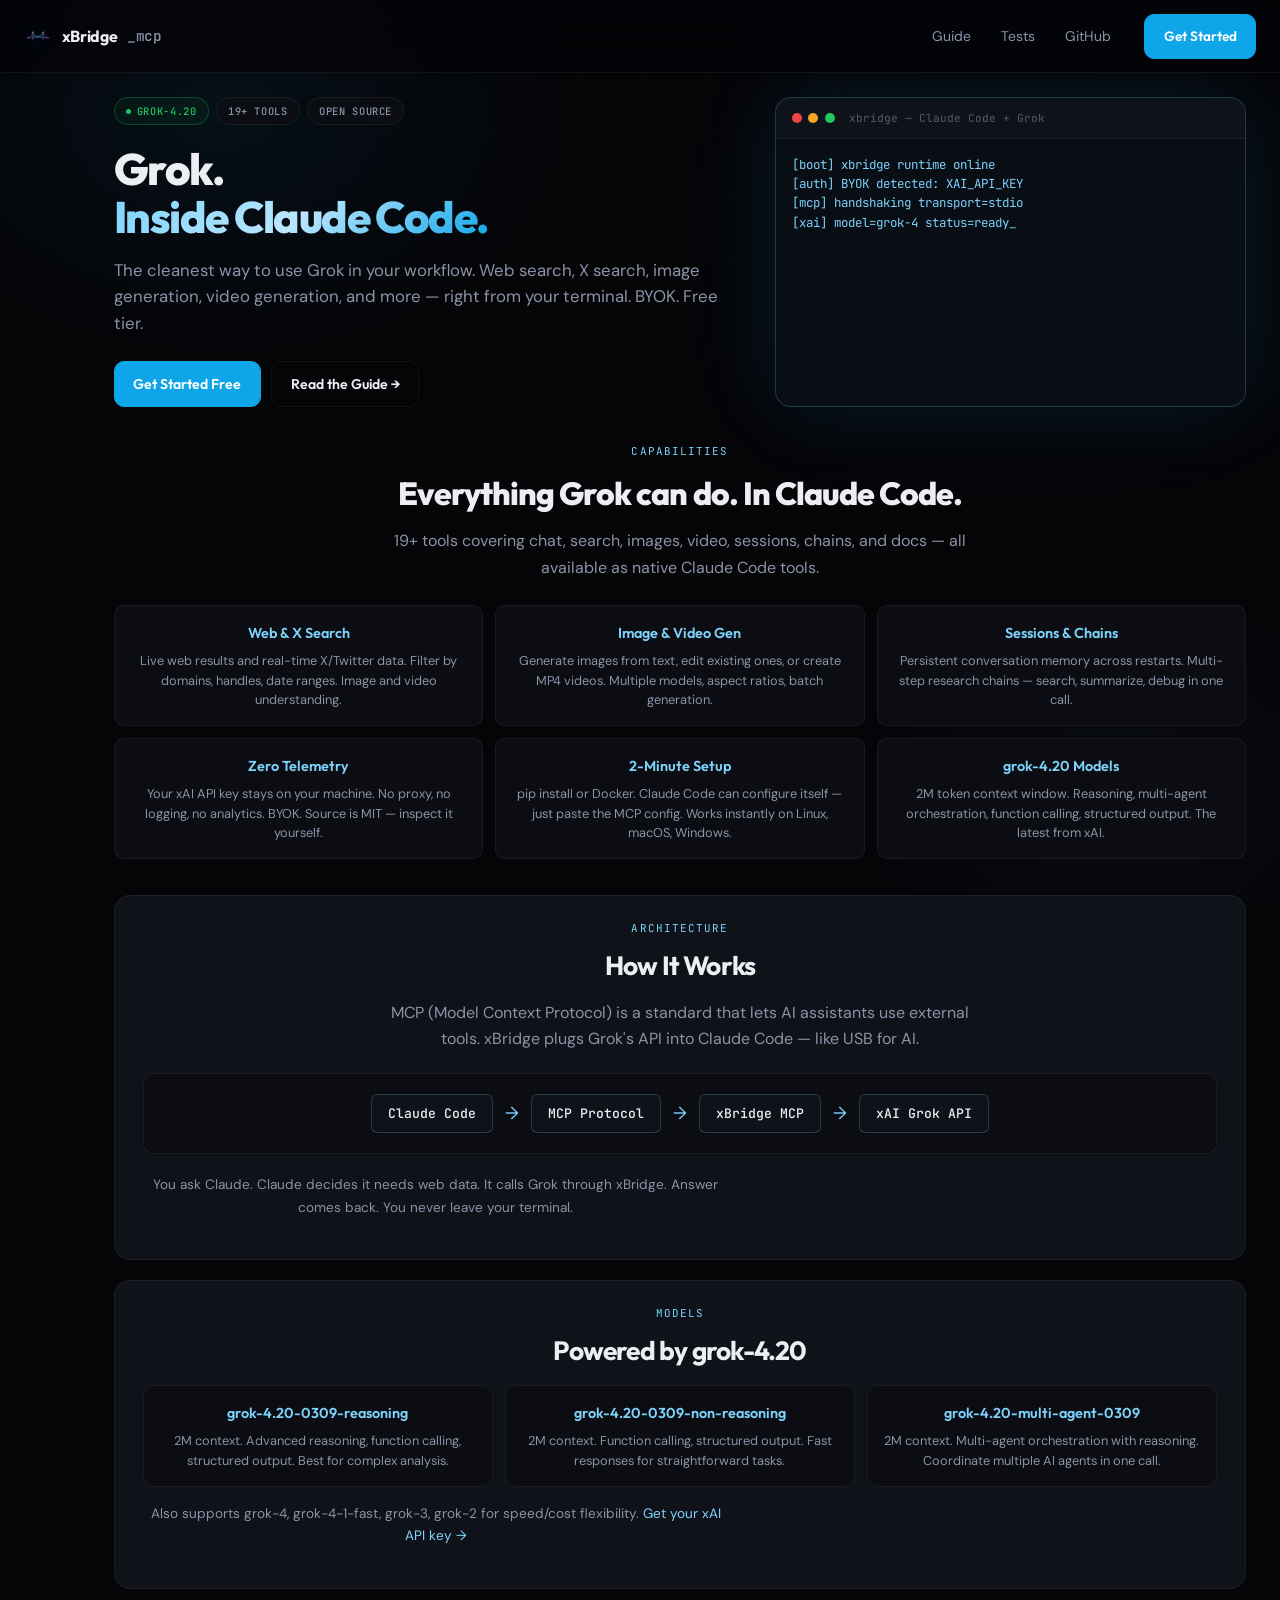
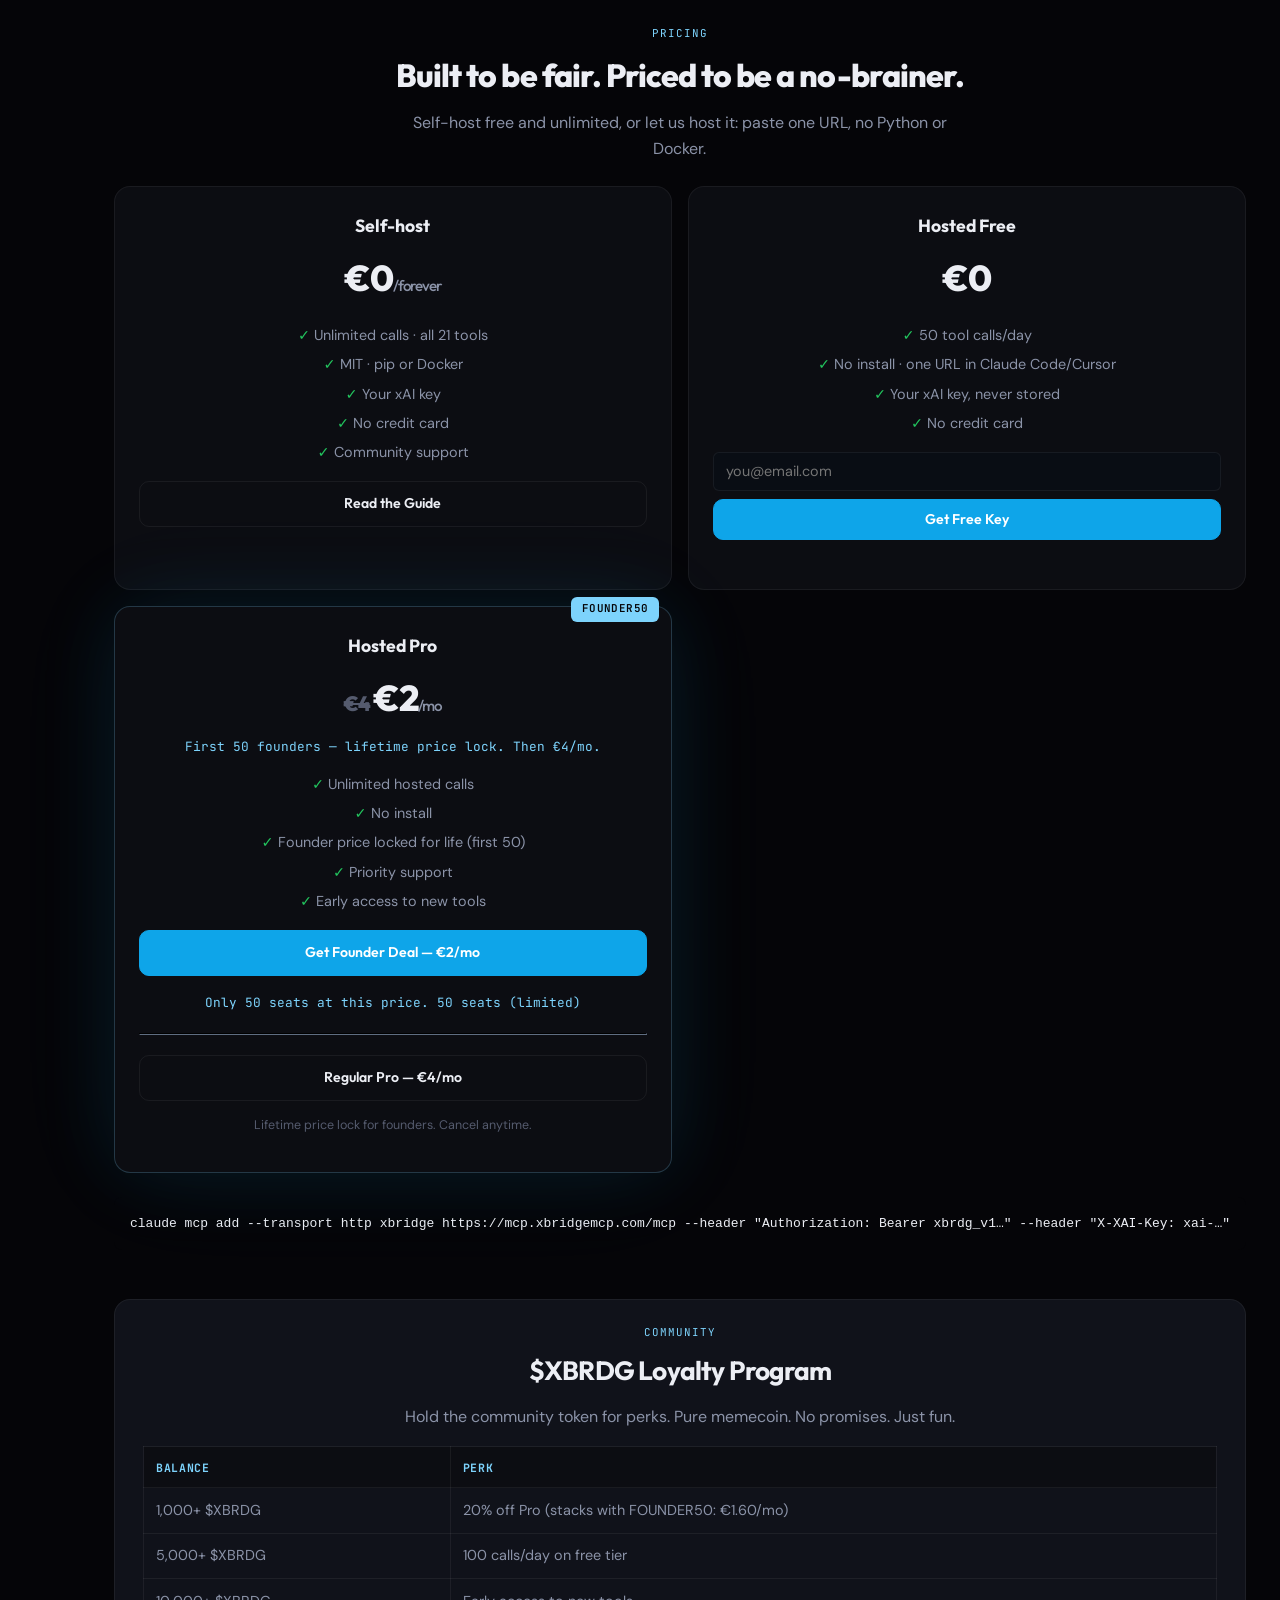
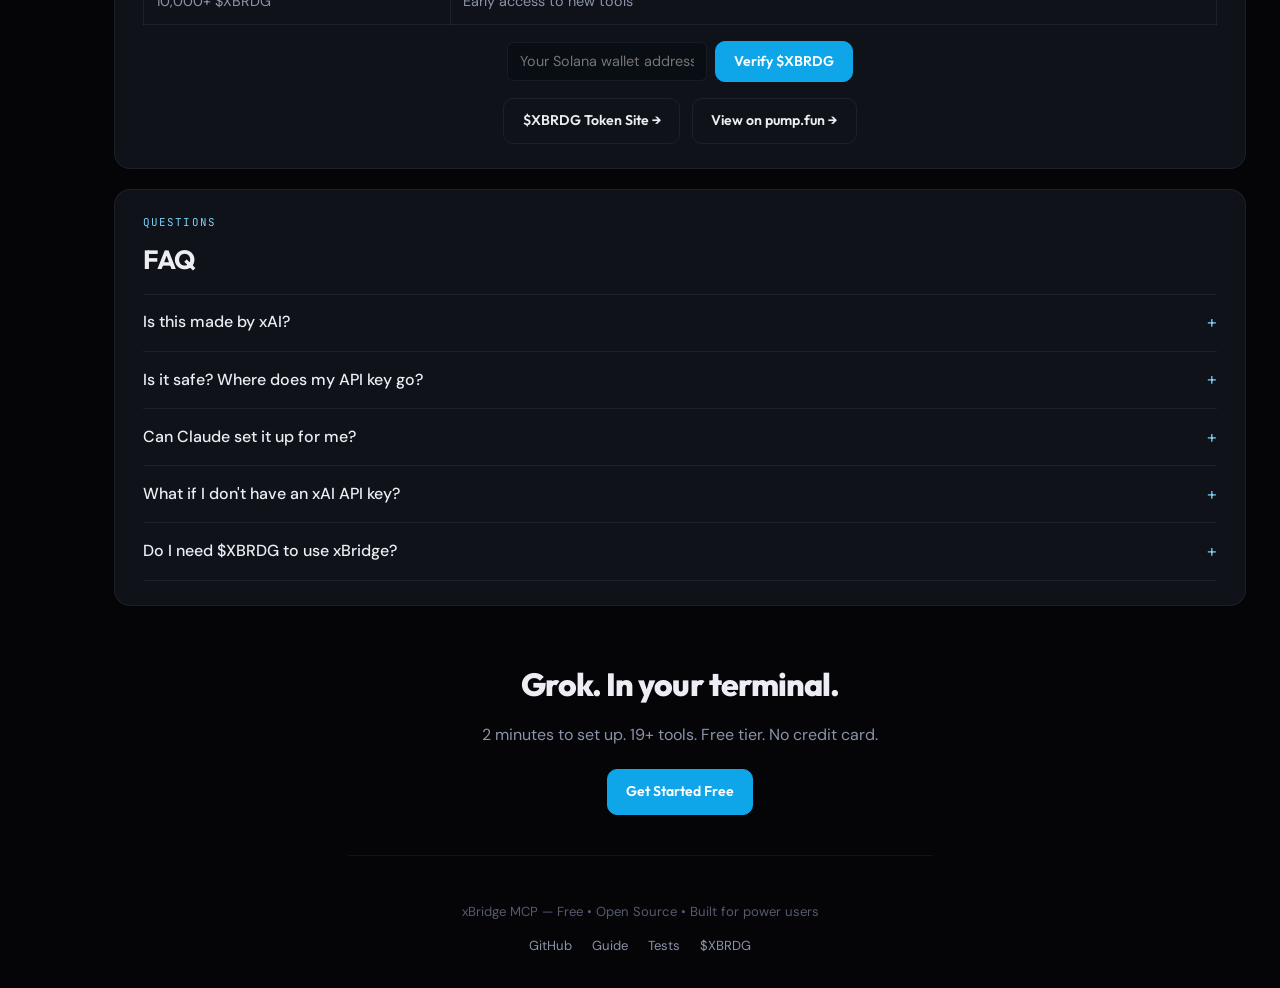
<file: site/index.html>
<!doctype html>
<html lang="en">
<head>
  <meta charset="UTF-8" />
  <meta name="viewport" content="width=device-width, initial-scale=1.0" />
  <title>xBridge MCP — Grok inside Claude Code</title>
  <meta name="description" content="The cleanest way to use Grok in your workflow. Chat, search, image & video generation, sessions, chains — all 19+ tools available in Claude Code via MCP." />
  <meta property="og:title" content="xBridge MCP — Grok inside Claude Code" />
  <meta property="og:description" content="19+ Grok tools inside Claude Code. BYOK. Free tier. Open source." />
  <link rel="icon" type="image/jpeg" href="assets/branding/mcp-logo-v4.jpeg" />
  <link rel="preconnect" href="https://fonts.googleapis.com" />
  <link rel="preconnect" href="https://fonts.gstatic.com" crossorigin />
  <link href="https://fonts.googleapis.com/css2?family=Outfit:wght@400;500;600;700;800&family=DM+Sans:ital,opsz,wght@0,9..40,400;0,9..40,500;0,9..40,600;1,9..40,400&family=JetBrains+Mono:wght@400;500;600&display=swap" rel="stylesheet" />
  <link rel="stylesheet" href="./styles.css" />
  <script src="https://assets.lemonsqueezy.com/lemon.js" defer></script>
</head>
<body>
  <a href="#main" class="skip-link">Skip to content</a>

  <div class="ambient" aria-hidden="true"></div>
  <div class="grid-overlay" aria-hidden="true"></div>

  <header class="topbar">
    <a href="./index.html" class="brand">
      <img src="assets/branding/mcp-logo-v4.jpeg" alt="" width="28" height="28" />
      xBridge<span>_mcp</span>
    </a>
    <nav aria-label="Primary">
      <a href="./guide.html">Guide</a>
      <a href="./usage-examples.html">Tests</a>
      <a href="https://github.com/hrco/xbridge-mcp">GitHub</a>
    </nav>
    <a class="btn primary" href="#pricing">Get Started</a>
    <button class="nav-toggle" id="navToggle" aria-label="Open menu" aria-expanded="false">
      <svg width="20" height="20" viewBox="0 0 24 24" fill="none" stroke="currentColor" stroke-width="2" aria-hidden="true">
        <line x1="3" y1="6" x2="21" y2="6"/><line x1="3" y1="12" x2="21" y2="12"/><line x1="3" y1="18" x2="21" y2="18"/>
      </svg>
    </button>
  </header>

  <div class="mobile-menu" id="mobileMenu" aria-hidden="true">
    <a href="./guide.html" class="mobile-nav-link">Guide</a>
    <a href="./usage-examples.html" class="mobile-nav-link">Tests</a>
    <a href="https://github.com/hrco/xbridge-mcp" class="mobile-nav-link">GitHub</a>
    <a href="#pricing" class="nav-cta-mobile mobile-nav-link">Get Started</a>
  </div>

  <main id="main" style="position:relative;z-index:1;max-width:1100px;margin:0 auto;padding:1.5rem;display:grid;gap:1.25rem;">

    <!-- Hero -->
    <section class="hero reveal">
      <div class="hero-content">
        <div class="hero-badges">
          <span class="badge badge-live">GROK-4.20</span>
          <span class="badge">19+ TOOLS</span>
          <span class="badge">OPEN SOURCE</span>
        </div>
        <h1>
          Grok.<br>
          <span class="gradient">Inside Claude Code.</span>
        </h1>
        <p class="lead">
          The cleanest way to use Grok in your workflow. Web search, X search, image generation, video generation, and more — right from your terminal. BYOK. Free tier.
        </p>
        <div class="row">
          <a href="#pricing" class="btn primary">Get Started Free</a>
          <a href="./guide.html" class="btn ghost">Read the Guide →</a>
        </div>
      </div>
      <div class="terminal reveal">
        <div class="terminal-header">
          <span class="terminal-dot"></span>
          <span class="terminal-dot"></span>
          <span class="terminal-dot"></span>
          <span class="terminal-title">xbridge — Claude Code + Grok</span>
        </div>
        <div id="terminalStream">
          <pre style="color:#7dd3fc;">$ claude
⚡ xBridge MCP connected (grok-4.20)
19 tools registered — ready.

▸ grok-x-search "what are devs saying about MCP servers?"
▸ grok-chain-research "latest Next.js 16 changes"
▸ grok-image-generate "dark mode terminal dashboard"
▸ grok-video-generate "15s product demo"

All from your terminal. No tab switching.</pre>
        </div>
      </div>
    </section>

    <!-- Features -->
    <section id="features" class="reveal" style="text-align:center;padding:1rem 0;">
      <div class="section-label">Capabilities</div>
      <h2 style="font-family:var(--font-display);font-size:clamp(1.5rem,3vw,2rem);font-weight:800;letter-spacing:-0.03em;margin:0.25rem 0 0.5rem;">Everything Grok can do. In Claude Code.</h2>
      <p style="color:var(--muted);max-width:55ch;margin:0 auto 1.5rem;">19+ tools covering chat, search, images, video, sessions, chains, and docs — all available as native Claude Code tools.</p>
      <div class="feature-grid">
        <div class="feature-card">
          <h3>Web & X Search</h3>
          <p>Live web results and real-time X/Twitter data. Filter by domains, handles, date ranges. Image and video understanding.</p>
        </div>
        <div class="feature-card">
          <h3>Image & Video Gen</h3>
          <p>Generate images from text, edit existing ones, or create MP4 videos. Multiple models, aspect ratios, batch generation.</p>
        </div>
        <div class="feature-card">
          <h3>Sessions & Chains</h3>
          <p>Persistent conversation memory across restarts. Multi-step research chains — search, summarize, debug in one call.</p>
        </div>
        <div class="feature-card">
          <h3>Zero Telemetry</h3>
          <p>Your xAI API key stays on your machine. No proxy, no logging, no analytics. BYOK. Source is MIT — inspect it yourself.</p>
        </div>
        <div class="feature-card">
          <h3>2-Minute Setup</h3>
          <p>pip install or Docker. Claude Code can configure itself — just paste the MCP config. Works instantly on Linux, macOS, Windows.</p>
        </div>
        <div class="feature-card">
          <h3>grok-4.20 Models</h3>
          <p>2M token context window. Reasoning, multi-agent orchestration, function calling, structured output. The latest from xAI.</p>
        </div>
      </div>
    </section>

    <!-- How It Works -->
    <section class="pane reveal" style="text-align:center;">
      <div class="section-label">Architecture</div>
      <h2 style="font-family:var(--font-display);font-size:clamp(1.35rem,3vw,1.65rem);font-weight:700;letter-spacing:-0.03em;margin:0.25rem 0 0.75rem;color:var(--text);">How It Works</h2>
      <p style="color:var(--muted);max-width:55ch;margin:0 auto 1rem;">MCP (Model Context Protocol) is a standard that lets AI assistants use external tools. xBridge plugs Grok's API into Claude Code — like USB for AI.</p>
      <div class="arch-flow">
        <span class="arch-node">Claude Code</span>
        <span class="arch-arrow">→</span>
        <span class="arch-node">MCP Protocol</span>
        <span class="arch-arrow">→</span>
        <span class="arch-node">xBridge MCP</span>
        <span class="arch-arrow">→</span>
        <span class="arch-node">xAI Grok API</span>
      </div>
      <p style="color:var(--muted);font-size:0.85rem;margin-top:0.75rem;">You ask Claude. Claude decides it needs web data. It calls Grok through xBridge. Answer comes back. You never leave your terminal.</p>
    </section>

    <!-- Models -->
    <section class="pane reveal" style="text-align:center;">
      <div class="section-label">Models</div>
      <h2 style="font-family:var(--font-display);font-size:clamp(1.35rem,3vw,1.65rem);font-weight:700;letter-spacing:-0.03em;margin:0.25rem 0 0.75rem;color:var(--text);">Powered by grok-4.20</h2>
      <div class="feature-grid" style="margin-top:0.5rem;">
        <div class="feature-card">
          <h3>grok-4.20-0309-reasoning</h3>
          <p>2M context. Advanced reasoning, function calling, structured output. Best for complex analysis.</p>
        </div>
        <div class="feature-card">
          <h3>grok-4.20-0309-non-reasoning</h3>
          <p>2M context. Function calling, structured output. Fast responses for straightforward tasks.</p>
        </div>
        <div class="feature-card">
          <h3>grok-4.20-multi-agent-0309</h3>
          <p>2M context. Multi-agent orchestration with reasoning. Coordinate multiple AI agents in one call.</p>
        </div>
      </div>
      <p style="color:var(--muted);font-size:0.85rem;margin-top:1rem;">Also supports grok-4, grok-4-1-fast, grok-3, grok-2 for speed/cost flexibility. <a href="https://x.ai/api">Get your xAI API key →</a></p>
    </section>

    <!-- Pricing -->
    <section id="pricing" class="reveal" style="text-align:center;padding:1rem 0;">
      <div class="section-label">Pricing</div>
      <h2 style="font-family:var(--font-display);font-size:clamp(1.5rem,3vw,2rem);font-weight:800;letter-spacing:-0.03em;margin:0.25rem 0 0.5rem;">Built to be fair. Priced to be a no-brainer.</h2>
      <p style="color:var(--muted);max-width:50ch;margin:0 auto 1.5rem;">Self-host free and unlimited, or let us host it: paste one URL, no Python or Docker.</p>
      <div class="pricing-grid">
        <div class="pricing-card">
          <h3>Self-host</h3>
          <div class="pricing"><div class="price">€0<small>/forever</small></div></div>
          <ul>
            <li>Unlimited calls · all 21 tools</li>
            <li>MIT · pip or Docker</li>
            <li>Your xAI key</li>
            <li>No credit card</li>
            <li>Community support</li>
          </ul>
          <a href="./guide.html" class="btn ghost" style="width:100%">Read the Guide</a>
        </div>
        <div class="pricing-card">
          <h3>Hosted Free</h3>
          <div class="pricing"><div class="price">€0</div></div>
          <ul>
            <li>50 tool calls/day</li>
            <li>No install · one URL in Claude Code/Cursor</li>
            <li>Your xAI key, never stored</li>
            <li>No credit card</li>
          </ul>
          <form id="free-form">
            <input type="email" id="free-email" placeholder="you@email.com" class="field-input" required />
            <button type="submit" class="btn primary" style="width:100%">Get Free Key</button>
          </form>
          <p class="form-msg" id="free-msg"></p>
          <p class="resend-hint" id="resend-hint" hidden>Already have a key? <a href="#" id="resend-link">Resend it</a></p>
        </div>
        <div class="pricing-card featured">
          <span class="badge-promo">FOUNDER50</span>
          <h3>Hosted Pro</h3>
          <div class="pricing">
            <div class="price">
              <span class="original-price">€4</span>€2<small>/mo</small>
            </div>
          </div>
          <p class="founder-note">First 50 founders — lifetime price lock. Then €4/mo.</p>
          <ul>
            <li>Unlimited hosted calls</li>
            <li>No install</li>
            <li>Founder price locked for life (first 50)</li>
            <li>Priority support</li>
            <li>Early access to new tools</li>
          </ul>
          <a href="https://xbridgemcp.lemonsqueezy.com/checkout/buy/c53627a0-38db-47b6-8c15-ac6fce456c5e?embed=1" class="btn primary lemonsqueezy-button" style="width:100%">Get Founder Deal — €2/mo</a>
          <p class="founder-note" style="margin-top:0.5rem;">Only 50 seats at this price. <span id="founder-remaining">Loading...</span></p>
          <hr style="border-color:#21262d;margin:0.75rem 0;">
          <a href="https://xbridgemcp.lemonsqueezy.com/checkout/buy/a1c4d79b-8fe0-415a-b3b1-79f562cf4736?embed=1" class="btn ghost lemonsqueezy-button" style="width:100%">Regular Pro — €4/mo</a>
          <p class="renew-note">Lifetime price lock for founders. Cancel anytime.</p>
        </div>
      </div>
      <pre style="margin-top:1.5rem;background:var(--bg);padding:1rem;border-radius:8px;text-align:left;overflow:auto"><code>claude mcp add --transport http xbridge https://mcp.xbridgemcp.com/mcp --header "Authorization: Bearer xbrdg_v1…" --header "X-XAI-Key: xai-…"</code></pre>
    </section>

    <!-- $XBRDG -->
    <section class="pane reveal" style="text-align:center;">
      <div class="section-label">Community</div>
      <h2 style="font-family:var(--font-display);font-size:clamp(1.35rem,3vw,1.65rem);font-weight:700;letter-spacing:-0.03em;margin:0.25rem 0 0.75rem;color:var(--text);">$XBRDG Loyalty Program</h2>
      <p style="color:var(--muted);max-width:52ch;margin:0 auto 0.75rem;">Hold the community token for perks. Pure memecoin. No promises. Just fun.</p>
      <table class="loyalty-table">
        <tr><th scope="col">Balance</th><th scope="col">Perk</th></tr>
        <tr><td>1,000+ $XBRDG</td><td>20% off Pro (stacks with FOUNDER50: €1.60/mo)</td></tr>
        <tr><td>5,000+ $XBRDG</td><td>100 calls/day on free tier</td></tr>
        <tr><td>10,000+ $XBRDG</td><td>Early access to new tools</td></tr>
      </table>
      <div class="loyalty-form" style="justify-content:center;">
        <form id="xbrdg-form" style="display:flex;gap:0.5rem;align-items:center;flex-wrap:wrap;justify-content:center;">
          <input type="text" id="xbrdg-wallet" placeholder="Your Solana wallet address" class="field-input" style="max-width:360px;" />
          <button type="submit" class="btn primary">Verify $XBRDG</button>
        </form>
      </div>
      <p class="form-msg" id="xbrdg-msg" style="text-align:center;"></p>
      <div style="margin-top:1rem;">
        <a href="https://xbrdg.com" class="btn ghost">$XBRDG Token Site →</a>
        <a href="https://pump.fun/coin/6vUhppYep18WSncUDR6Brt9yZw31ycLDPDEHo13pump" class="btn ghost" style="margin-left:0.5rem;">View on pump.fun →</a>
      </div>
    </section>

    <!-- FAQ -->
    <section class="pane reveal">
      <div class="section-label">Questions</div>
      <h2 style="font-family:var(--font-display);font-size:clamp(1.35rem,3vw,1.65rem);font-weight:700;letter-spacing:-0.03em;margin:0.25rem 0 0.75rem;color:var(--text);">FAQ</h2>
      <div class="faq">
        <details>
          <summary>Is this made by xAI?</summary>
          <p>No. xBridge MCP is an independent open-source project. Not affiliated with or endorsed by xAI.</p>
        </details>
        <details>
          <summary>Is it safe? Where does my API key go?</summary>
          <p>Your xAI API key stays on your machine — xBridge never proxies or logs it. The source is MIT licensed — inspect it yourself.</p>
        </details>
        <details>
          <summary>Can Claude set it up for me?</summary>
          <p>Yes. Claude Code understands MCP configuration. Give it the JSON config from the guide and it will add the server to your config file automatically.</p>
        </details>
        <details>
          <summary>What if I don't have an xAI API key?</summary>
          <p>Get one free at <a href="https://x.ai/api">x.ai/api</a>. xAI gives new users free credits to start.</p>
        </details>
        <details>
          <summary>Do I need $XBRDG to use xBridge?</summary>
          <p>No. $XBRDG is an optional community token that gives loyalty perks. xBridge works perfectly without it.</p>
        </details>
      </div>
    </section>

    <!-- CTA -->
    <section class="reveal" style="text-align:center;padding:2rem 0 1rem;">
      <h2 style="font-family:var(--font-display);font-size:clamp(1.5rem,3vw,2rem);font-weight:800;letter-spacing:-0.03em;margin:0 0 0.75rem;">
        Grok. <span class="gradient">In your terminal.</span>
      </h2>
      <p style="color:var(--muted);max-width:48ch;margin:0 auto 1.25rem;">2 minutes to set up. 19+ tools. Free tier. No credit card.</p>
      <a href="#pricing" class="btn primary">Get Started Free</a>
    </section>

  </main>

  <footer class="site-footer">
    <p>xBridge MCP — Free • Open Source • Built for power users</p>
    <div class="footer-links">
      <a href="https://github.com/hrco/xbridge-mcp">GitHub</a>
      <a href="./guide.html">Guide</a>
      <a href="./usage-examples.html">Tests</a>
      <a href="https://xbrdg.com">$XBRDG</a>
    </div>
  </footer>

  <script src="./app.js" defer></script>
</body>
</html>
</file>
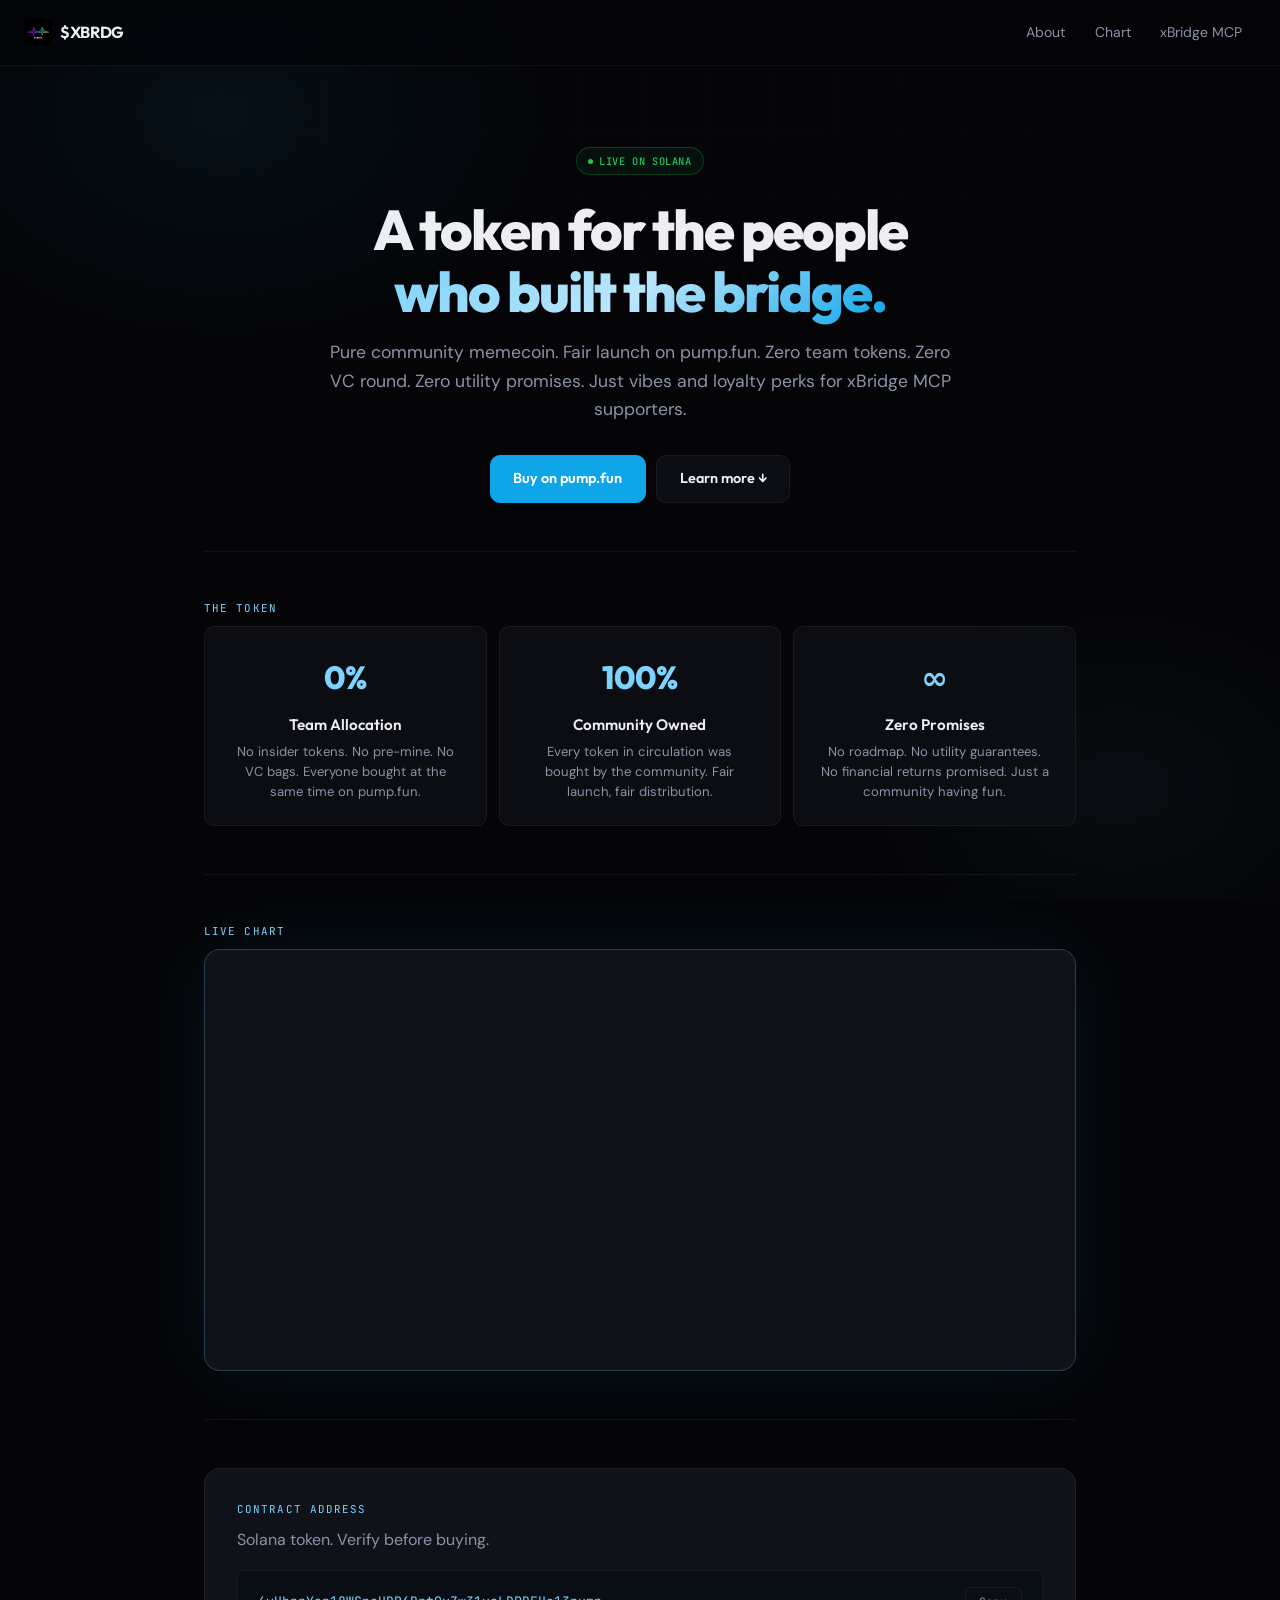
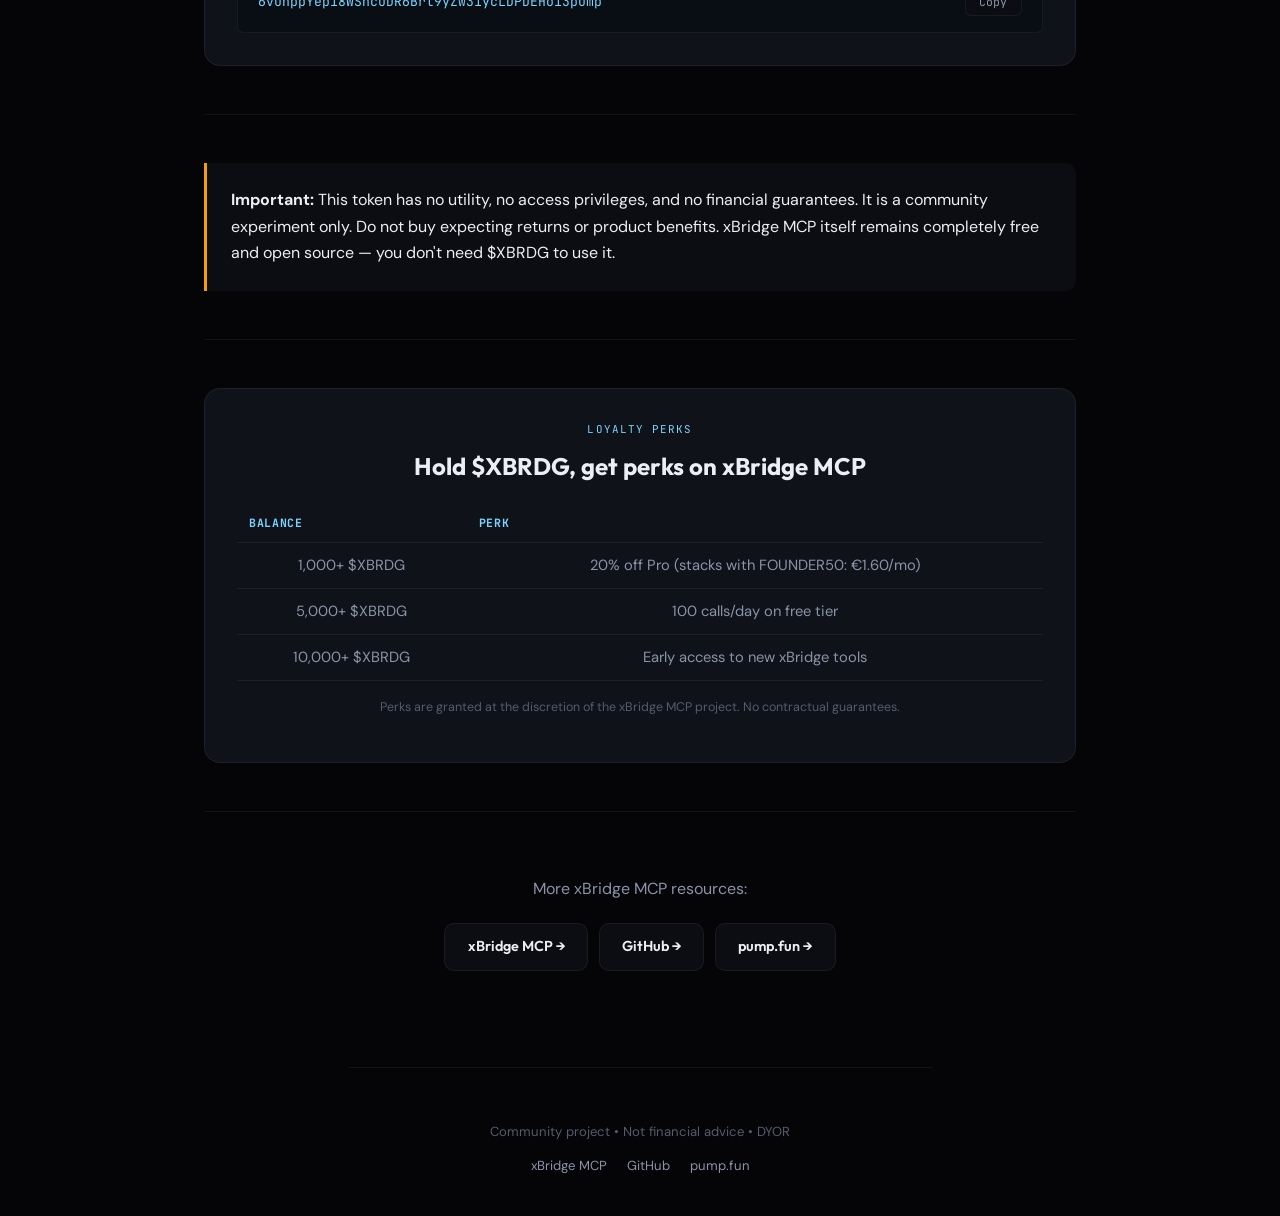
<file: xbrdg-site/index.html>
<!doctype html>
<html lang="en">
<head>
  <meta charset="UTF-8" />
  <meta name="viewport" content="width=device-width, initial-scale=1.0" />
  <title>$XBRDG — Community Token for xBridge MCP</title>
  <meta name="description" content="$XBRDG is a community memecoin created by supporters of xBridge MCP. Pure community. No promises. No utility." />
  <meta property="og:title" content="$XBRDG — Community Token for xBridge MCP" />
  <meta property="og:description" content="A community token for people who like xBridge MCP. No utility. No guarantees." />
  <meta property="og:image" content="https://xbrdg.com/assets/xbrdg-logo-400x400.png" />
  <link rel="icon" type="image/png" href="assets/xbrdg-logo-400x400.png" />
  <link rel="preconnect" href="https://fonts.googleapis.com" />
  <link rel="preconnect" href="https://fonts.gstatic.com" crossorigin />
  <link href="https://fonts.googleapis.com/css2?family=Outfit:wght@400;500;600;700;800&family=DM+Sans:ital,opsz,wght@0,9..40,400;0,9..40,500;0,9..40,600;1,9..40,400&family=JetBrains+Mono:wght@400;500;600&display=swap" rel="stylesheet" />
  <style>
    :root {
      --bg: #050508;
      --bg-elevated: #0c0d12;
      --bg-card: #10121a;
      --bg-card-hover: #141722;
      --line: rgba(255, 255, 255, 0.06);
      --line-accent: rgba(125, 211, 252, 0.22);
      --accent: #7dd3fc;
      --accent-dim: #0ea5e9;
      --accent-glow: rgba(14, 165, 233, 0.25);
      --ok: #22c55e;
      --text: #eceef4;
      --muted: #8b93a8;
      --dim: #555b6e;
      --font-display: 'Outfit', system-ui, sans-serif;
      --font-body: 'DM Sans', system-ui, sans-serif;
      --font-mono: 'JetBrains Mono', ui-monospace, monospace;
      --radius: 16px;
      --radius-sm: 10px;
      --radius-xs: 6px;
    }

    *, *::before, *::after { box-sizing: border-box; }
    html { scroll-behavior: smooth; }

    body {
      margin: 0;
      background: var(--bg);
      color: var(--text);
      font-family: var(--font-body);
      line-height: 1.65;
      -webkit-font-smoothing: antialiased;
      overflow-x: hidden;
    }

    a { color: var(--accent); text-decoration: none; transition: color 0.2s; }
    a:hover { color: #bae6fd; }
    img { max-width: 100%; height: auto; display: block; }

    .ambient {
      position: fixed;
      inset: 0;
      pointer-events: none;
      z-index: 0;
      overflow: hidden;
    }

    .ambient::before {
      content: '';
      position: absolute;
      top: -15%;
      left: -10%;
      width: 55%;
      height: 55%;
      background: radial-gradient(ellipse, rgba(14, 165, 233, 0.07) 0%, transparent 70%);
    }

    .ambient::after {
      content: '';
      position: absolute;
      bottom: -10%;
      right: -10%;
      width: 45%;
      height: 45%;
      background: radial-gradient(ellipse, rgba(125, 211, 252, 0.04) 0%, transparent 70%);
    }

    .grid-overlay {
      position: fixed;
      inset: 0;
      background-image:
        linear-gradient(rgba(255, 255, 255, 0.012) 1px, transparent 1px),
        linear-gradient(90deg, rgba(255, 255, 255, 0.012) 1px, transparent 1px);
      background-size: 64px 64px;
      mask-image: radial-gradient(ellipse 80% 60% at 50% 0%, black 20%, transparent 80%);
      pointer-events: none;
      z-index: 0;
    }

    .container {
      position: relative;
      z-index: 1;
      max-width: 920px;
      margin: 0 auto;
      padding: 0 1.5rem;
    }

    .topbar {
      position: sticky;
      top: 0;
      z-index: 200;
      display: flex;
      align-items: center;
      gap: 1rem;
      padding: 0.85rem 1.5rem;
      background: rgba(5, 5, 8, 0.78);
      backdrop-filter: blur(20px) saturate(1.4);
      border-bottom: 1px solid var(--line);
    }

    .brand {
      display: flex;
      align-items: center;
      gap: 0.5rem;
      font-family: var(--font-display);
      font-weight: 700;
      font-size: 1rem;
      letter-spacing: -0.02em;
      color: var(--text);
      text-decoration: none;
    }

    .brand img {
      width: 28px;
      height: 28px;
      border-radius: var(--radius-xs);
    }

    .topbar nav {
      display: flex;
      gap: 0.15rem;
      margin-left: auto;
    }

    .topbar nav a {
      padding: 0.45rem 0.85rem;
      border-radius: var(--radius-xs);
      color: var(--muted);
      font-size: 0.875rem;
      text-decoration: none;
      transition: color 0.2s, background 0.2s;
    }

    .topbar nav a:hover {
      color: var(--text);
      background: rgba(255, 255, 255, 0.04);
    }

    /* Hero */
    .hero {
      text-align: center;
      padding: 5rem 0 3rem;
    }

    .badge {
      display: inline-flex;
      align-items: center;
      gap: 0.35rem;
      font-family: var(--font-mono);
      font-size: 0.65rem;
      font-weight: 500;
      letter-spacing: 0.06em;
      text-transform: uppercase;
      padding: 0.28rem 0.7rem;
      border-radius: 100px;
      border: 1px solid var(--line);
      background: var(--bg-elevated);
      color: var(--muted);
      margin-bottom: 1.5rem;
    }

    .badge-live {
      border-color: rgba(34, 197, 94, 0.25);
      color: var(--ok);
      background: rgba(34, 197, 94, 0.06);
    }

    .badge-live::before {
      content: '';
      width: 5px;
      height: 5px;
      border-radius: 50%;
      background: var(--ok);
      animation: pulse-dot 2s ease-in-out infinite;
    }

    @keyframes pulse-dot {
      0%, 100% { opacity: 1; box-shadow: 0 0 0 0 rgba(34, 197, 94, 0.4); }
      50% { opacity: 0.7; box-shadow: 0 0 0 4px rgba(34, 197, 94, 0); }
    }

    .hero h1 {
      font-family: var(--font-display);
      font-size: clamp(2.25rem, 6vw, 3.5rem);
      font-weight: 800;
      line-height: 1.1;
      letter-spacing: -0.035em;
      margin: 0 0 1rem;
    }

    .hero h1 .gradient {
      background: linear-gradient(135deg, var(--accent) 0%, #bae6fd 50%, var(--accent-dim) 100%);
      -webkit-background-clip: text;
      -webkit-text-fill-color: transparent;
      background-clip: text;
    }

    .hero .lead {
      color: var(--muted);
      font-size: 1.1rem;
      line-height: 1.6;
      max-width: 52ch;
      margin: 0 auto 2rem;
    }

    .btn {
      display: inline-flex;
      align-items: center;
      justify-content: center;
      gap: 0.4rem;
      border: 1px solid var(--line);
      background: var(--bg-elevated);
      color: var(--text);
      padding: 0.7rem 1.4rem;
      cursor: pointer;
      border-radius: var(--radius-sm);
      font-family: var(--font-display);
      font-weight: 600;
      font-size: 0.9rem;
      text-decoration: none;
      transition: all 0.2s;
    }

    .btn:hover {
      border-color: rgba(255, 255, 255, 0.12);
      background: var(--bg-card-hover);
      transform: translateY(-1px);
    }

    .btn.primary {
      border-color: var(--accent-dim);
      background: var(--accent-dim);
      color: #fff;
    }

    .btn.primary:hover {
      background: #0284c7;
      border-color: #0284c7;
      box-shadow: 0 8px 24px var(--accent-glow);
    }

    /* Sections */
    .section {
      padding: 3rem 0;
      border-top: 1px solid var(--line);
    }

    .section-label {
      font-family: var(--font-mono);
      font-size: 0.68rem;
      letter-spacing: 0.1em;
      text-transform: uppercase;
      color: var(--accent);
      margin-bottom: 0.5rem;
    }

    .pane {
      background: var(--bg-card);
      border: 1px solid var(--line);
      border-radius: var(--radius);
      padding: 2rem;
      transition: border-color 0.25s;
    }

    .pane:hover { border-color: var(--line-accent); }

    /* Chart */
    .chart-wrap {
      background: var(--bg-card);
      border: 1px solid var(--line-accent);
      border-radius: var(--radius);
      overflow: hidden;
      box-shadow: 0 0 80px rgba(14, 165, 233, 0.08), 0 0 120px rgba(125, 211, 252, 0.03);
    }

    .chart-wrap iframe {
      width: 100%;
      height: 420px;
      border: none;
      display: block;
    }

    /* Contract card */
    .contract-address {
      background: var(--bg-code, #090d14);
      border: 1px solid var(--line);
      border-radius: var(--radius-xs);
      padding: 1rem 1.25rem;
      font-family: var(--font-mono);
      font-size: 0.82rem;
      color: var(--accent);
      word-break: break-all;
      display: flex;
      align-items: center;
      justify-content: space-between;
      gap: 0.75rem;
    }

    .copy-btn {
      background: var(--bg-elevated);
      border: 1px solid var(--line);
      color: var(--muted);
      cursor: pointer;
      padding: 0.4rem 0.85rem;
      font-family: var(--font-mono);
      font-size: 0.72rem;
      border-radius: var(--radius-xs);
      white-space: nowrap;
      transition: all 0.2s;
    }

    .copy-btn:hover { color: var(--text); border-color: var(--accent); }
    .copy-btn.copied { color: var(--ok); border-color: var(--ok); }

    /* Warning */
    .warning {
      background: var(--bg-elevated);
      border-left: 3px solid #f59e0b;
      padding: 1.5rem;
      border-radius: 0 var(--radius-sm) var(--radius-sm) 0;
    }

    .warning strong { color: var(--text); }

    /* Feature grid */
    .feature-grid {
      display: grid;
      grid-template-columns: repeat(3, 1fr);
      gap: 0.75rem;
    }

    .feature-card {
      background: var(--bg-elevated);
      border: 1px solid var(--line);
      border-radius: var(--radius-sm);
      padding: 1.5rem;
      text-align: center;
      transition: border-color 0.2s;
    }

    .feature-card:hover { border-color: var(--line-accent); }

    .feature-card .num {
      font-family: var(--font-display);
      font-size: 2rem;
      font-weight: 800;
      color: var(--accent);
      margin-bottom: 0.5rem;
    }

    .feature-card h3 {
      font-family: var(--font-display);
      font-size: 0.95rem;
      font-weight: 600;
      margin: 0 0 0.35rem;
    }

    .feature-card p {
      margin: 0;
      font-size: 0.82rem;
      color: var(--muted);
      line-height: 1.5;
    }

    /* Footer */
    footer {
      position: relative;
      z-index: 1;
      padding: 2.5rem 1.5rem;
      color: var(--dim);
      border-top: 1px solid var(--line);
      font-size: 0.82rem;
      text-align: center;
      max-width: 65ch;
      margin: 3rem auto 0;
      line-height: 1.6;
    }

    footer a { color: var(--muted); }
    footer a:hover { color: var(--accent); }

    .footer-links {
      display: flex;
      justify-content: center;
      gap: 1.25rem;
      margin-top: 0.75rem;
      flex-wrap: wrap;
    }

    @media (max-width: 768px) {
      .feature-grid { grid-template-columns: 1fr; }
      .contract-address { flex-direction: column; align-items: flex-start; }
      .hero { padding: 3rem 0 2rem; }
    }

    @media (prefers-reduced-motion: reduce) {
      *, *::before, *::after { animation-duration: 0.01ms !important; }
    }
  </style>
</head>
<body>
  <div class="ambient" aria-hidden="true"></div>
  <div class="grid-overlay" aria-hidden="true"></div>

  <header class="topbar">
    <a href="/" class="brand">
      <img src="assets/xbrdg-logo-400x400.png" alt="" width="28" height="28" />
      $XBRDG
    </a>
    <nav>
      <a href="#about">About</a>
      <a href="#chart">Chart</a>
      <a href="https://xbridgemcp.com">xBridge MCP</a>
    </nav>
  </header>

  <main>
    <div class="container">
      <!-- Hero -->
      <section class="hero">
        <span class="badge badge-live">Live on Solana</span>
        <h1>
          A token for the people<br>
          <span class="gradient">who built the bridge.</span>
        </h1>
        <p class="lead">
          Pure community memecoin. Fair launch on pump.fun. Zero team tokens.
          Zero VC round. Zero utility promises. Just vibes and loyalty perks
          for xBridge MCP supporters.
        </p>
        <div style="display:flex;gap:0.65rem;justify-content:center;flex-wrap:wrap;">
          <a href="https://pump.fun/coin/6vUhppYep18WSncUDR6Brt9yZw31ycLDPDEHo13pump" class="btn primary">Buy on pump.fun</a>
          <a href="#about" class="btn">Learn more ↓</a>
        </div>
      </section>

      <!-- Features -->
      <section id="about" class="section">
        <div class="section-label">The Token</div>
        <div class="feature-grid">
          <div class="feature-card">
            <div class="num">0%</div>
            <h3>Team Allocation</h3>
            <p>No insider tokens. No pre-mine. No VC bags. Everyone bought at the same time on pump.fun.</p>
          </div>
          <div class="feature-card">
            <div class="num">100%</div>
            <h3>Community Owned</h3>
            <p>Every token in circulation was bought by the community. Fair launch, fair distribution.</p>
          </div>
          <div class="feature-card">
            <div class="num">∞</div>
            <h3>Zero Promises</h3>
            <p>No roadmap. No utility guarantees. No financial returns promised. Just a community having fun.</p>
          </div>
        </div>
      </section>

      <!-- Chart -->
      <section id="chart" class="section">
        <div class="section-label">Live Chart</div>
        <div class="chart-wrap">
          <iframe src="https://dexscreener.com/solana/6vUhppYep18WSncUDR6Brt9yZw31ycLDPDEHo13pump?embed=1&loadChartSettings=0&trades=0&info=0"></iframe>
        </div>
      </section>

      <!-- Contract -->
      <section class="section">
        <div class="pane">
          <div class="section-label">Contract Address</div>
          <p style="color:var(--muted);margin:0.25rem 0 1rem;">Solana token. Verify before buying.</p>
          <div class="contract-address" id="contractAddr">
            <span>6vUhppYep18WSncUDR6Brt9yZw31ycLDPDEHo13pump</span>
            <button class="copy-btn" onclick="copyContract()" id="copyBtn">Copy</button>
          </div>
        </div>
      </section>

      <!-- Warning -->
      <section class="section">
        <div class="warning">
          <strong>Important:</strong> This token has no utility, no access privileges, and no financial guarantees.
          It is a community experiment only. Do not buy expecting returns or product benefits.
          xBridge MCP itself remains completely free and open source — you don't need $XBRDG to use it.
        </div>
      </section>

      <!-- Loyalty -->
      <section class="section">
        <div class="pane" style="text-align:center;">
          <div class="section-label">Loyalty Perks</div>
          <h2 style="font-family:var(--font-display);font-size:1.5rem;font-weight:700;margin:0.25rem 0 1rem;">Hold $XBRDG, get perks on xBridge MCP</h2>
          <table style="width:100%;border-collapse:collapse;font-size:0.92rem;">
            <tr>
              <th style="text-align:left;font-family:var(--font-mono);font-size:0.72rem;text-transform:uppercase;letter-spacing:0.06em;color:var(--accent);border-bottom:1px solid var(--line);padding:0.65rem 0.75rem;">Balance</th>
              <th style="text-align:left;font-family:var(--font-mono);font-size:0.72rem;text-transform:uppercase;letter-spacing:0.06em;color:var(--accent);border-bottom:1px solid var(--line);padding:0.65rem 0.75rem;">Perk</th>
            </tr>
            <tr>
              <td style="padding:0.65rem 0.75rem;border-bottom:1px solid var(--line);color:var(--muted);">1,000+ $XBRDG</td>
              <td style="padding:0.65rem 0.75rem;border-bottom:1px solid var(--line);color:var(--muted);">20% off Pro (stacks with FOUNDER50: €1.60/mo)</td>
            </tr>
            <tr>
              <td style="padding:0.65rem 0.75rem;border-bottom:1px solid var(--line);color:var(--muted);">5,000+ $XBRDG</td>
              <td style="padding:0.65rem 0.75rem;border-bottom:1px solid var(--line);color:var(--muted);">100 calls/day on free tier</td>
            </tr>
            <tr>
              <td style="padding:0.65rem 0.75rem;border-bottom:1px solid var(--line);color:var(--muted);">10,000+ $XBRDG</td>
              <td style="padding:0.65rem 0.75rem;border-bottom:1px solid var(--line);color:var(--muted);">Early access to new xBridge tools</td>
            </tr>
          </table>
          <p style="font-size:0.78rem;color:var(--dim);margin-top:1rem;">Perks are granted at the discretion of the xBridge MCP project. No contractual guarantees.</p>
        </div>
      </section>

      <!-- Links -->
      <section class="section" style="text-align:center;">
        <p style="color:var(--muted);margin-bottom:1.25rem;">More xBridge MCP resources:</p>
        <div style="display:flex;gap:0.65rem;justify-content:center;flex-wrap:wrap;">
          <a href="https://xbridgemcp.com" class="btn">xBridge MCP →</a>
          <a href="https://github.com/hrco/xbridge-mcp" class="btn">GitHub →</a>
          <a href="https://pump.fun/coin/6vUhppYep18WSncUDR6Brt9yZw31ycLDPDEHo13pump" class="btn">pump.fun →</a>
        </div>
      </section>
    </div>
  </main>

  <footer>
    <p>Community project • Not financial advice • DYOR</p>
    <div class="footer-links">
      <a href="https://xbridgemcp.com">xBridge MCP</a>
      <a href="https://github.com/hrco/xbridge-mcp">GitHub</a>
      <a href="https://pump.fun/coin/6vUhppYep18WSncUDR6Brt9yZw31ycLDPDEHo13pump">pump.fun</a>
    </div>
  </footer>

  <script>
    function copyContract() {
      const addr = '6vUhppYep18WSncUDR6Brt9yZw31ycLDPDEHo13pump';
      navigator.clipboard.writeText(addr).then(function() {
        var btn = document.getElementById('copyBtn');
        btn.textContent = 'Copied!';
        btn.classList.add('copied');
        setTimeout(function() {
          btn.textContent = 'Copy';
          btn.classList.remove('copied');
        }, 2000);
      });
    }
  </script>
</body>
</html>
</file>
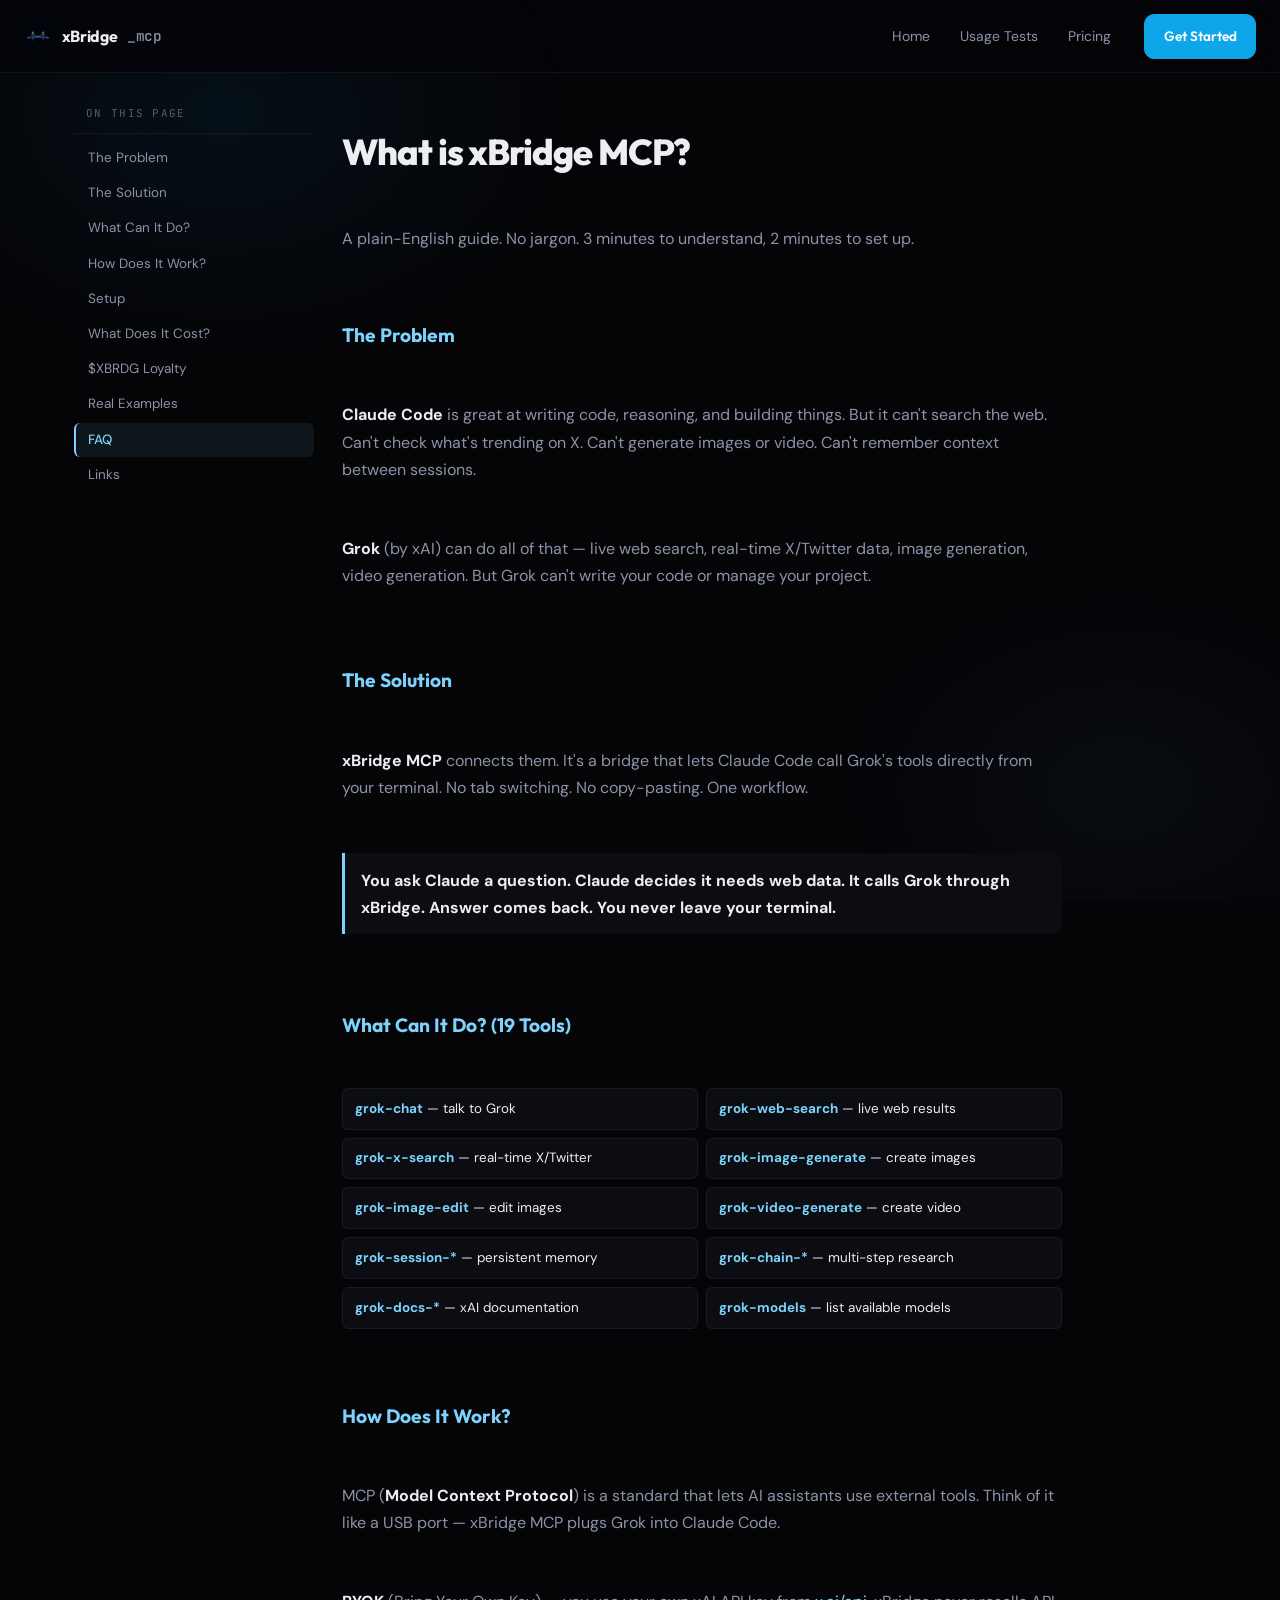
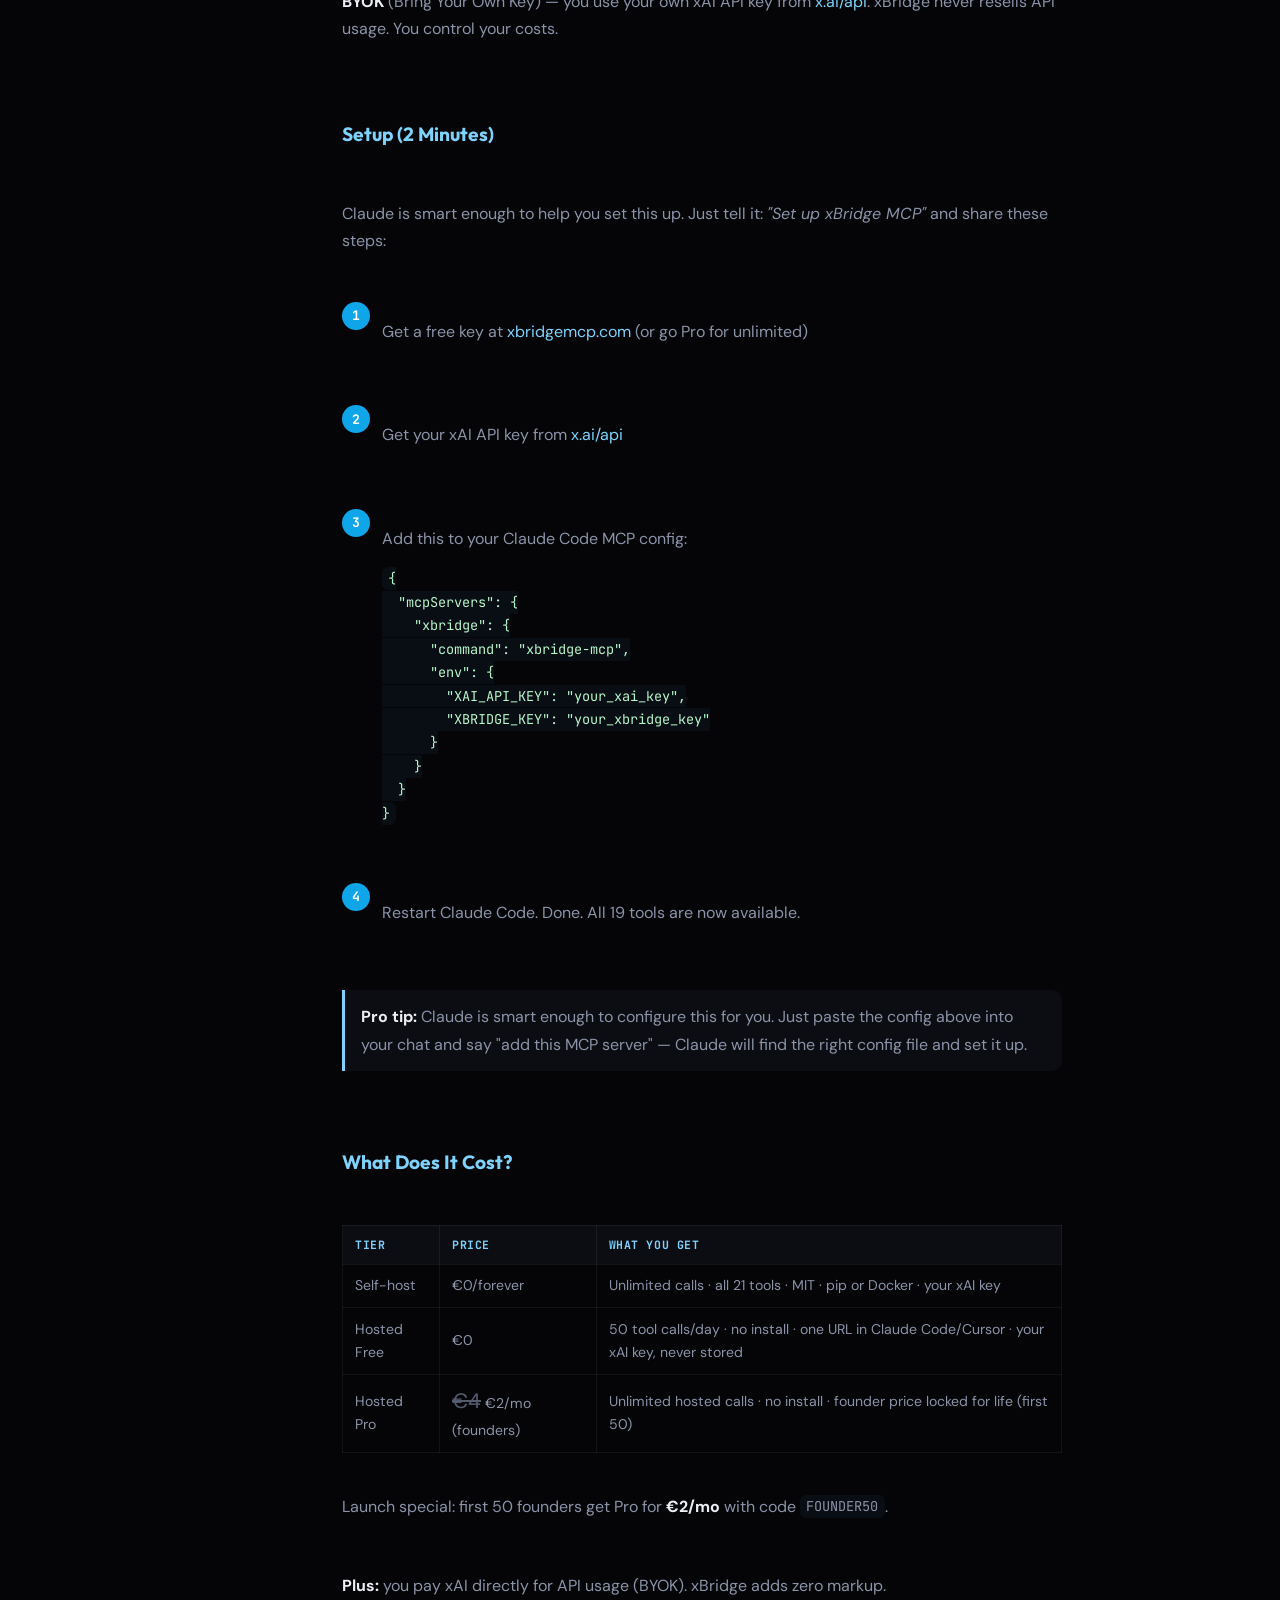
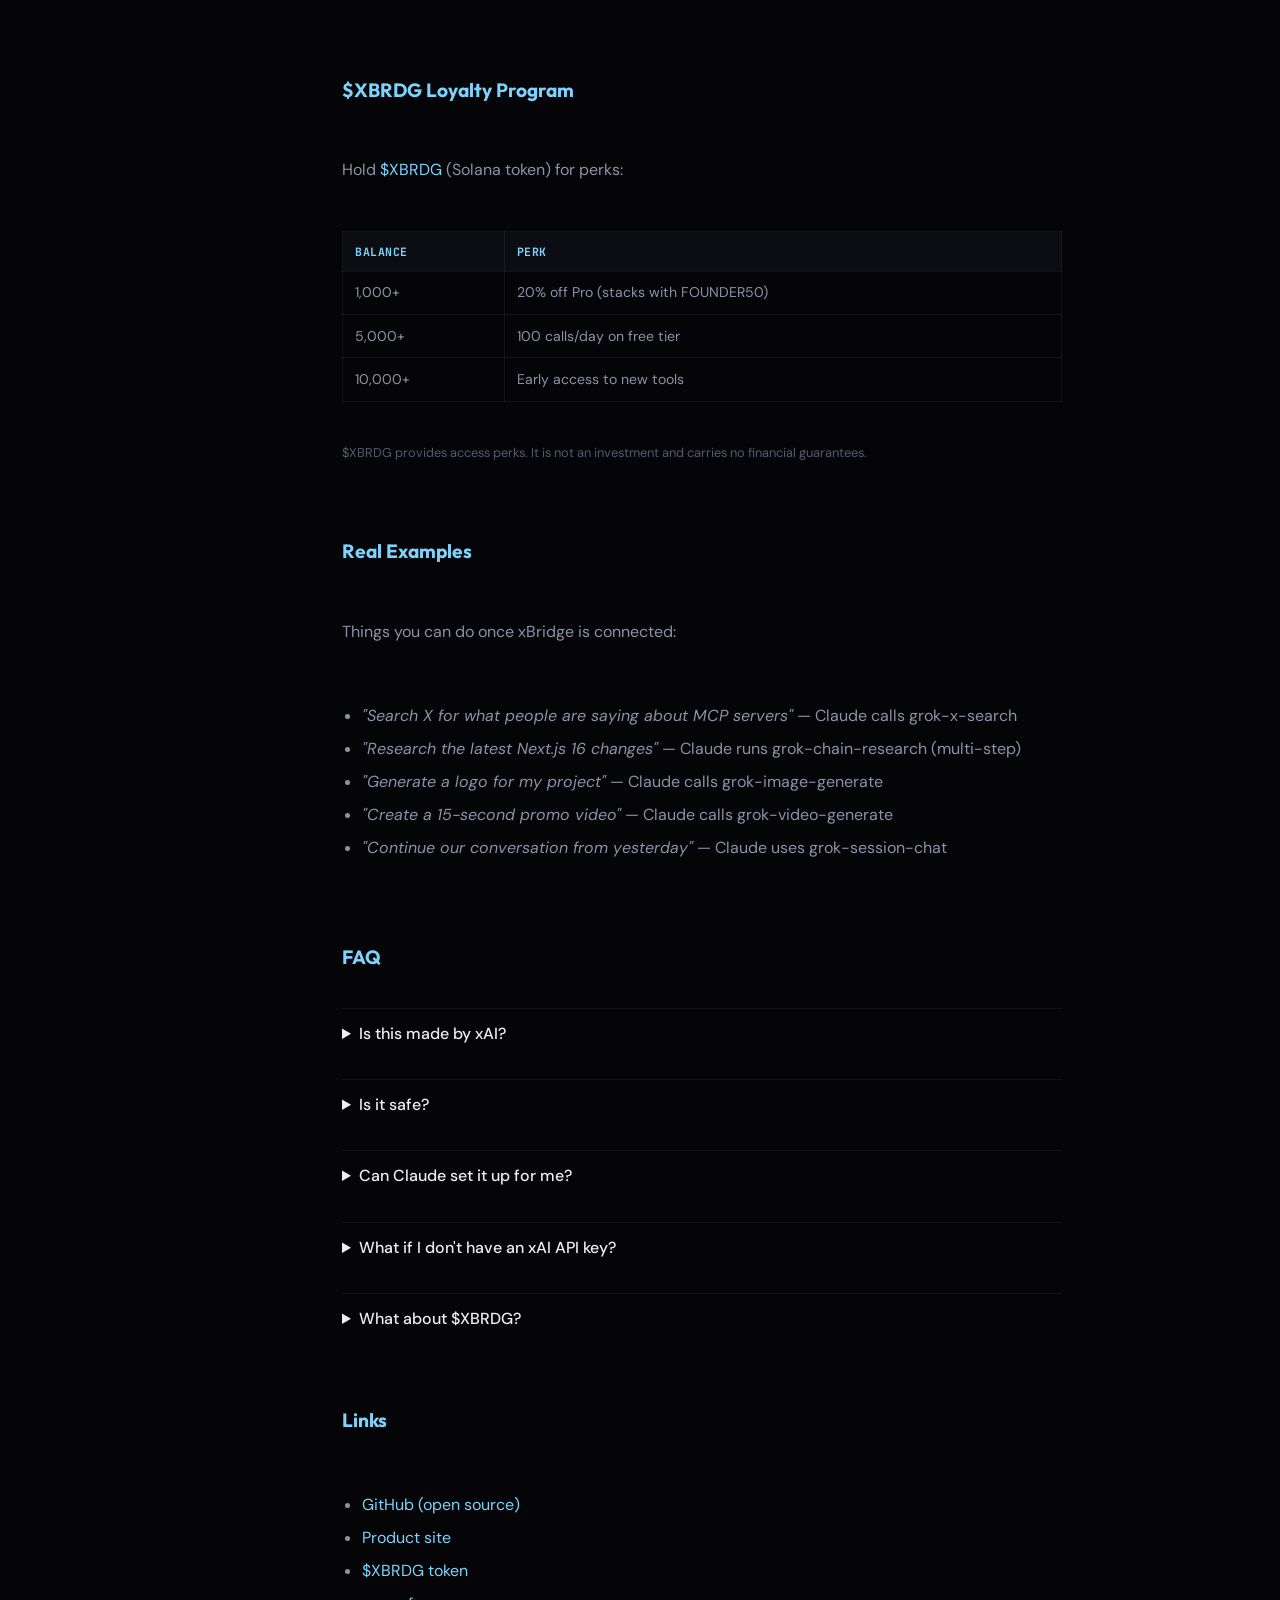
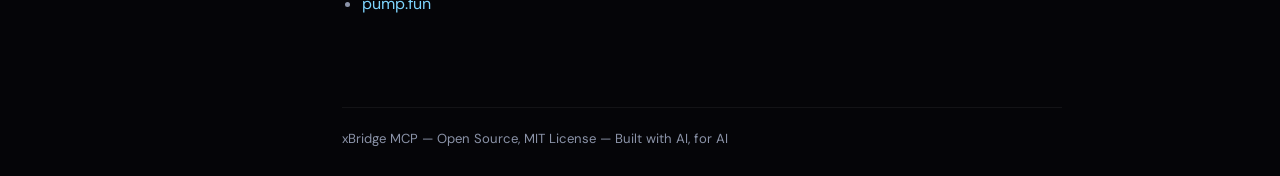
<file: site/guide.html>
<!doctype html>
<html lang="en">
<head>
  <meta charset="UTF-8" />
  <meta name="viewport" content="width=device-width, initial-scale=1.0" />
  <title>What is xBridge MCP? — Simple Guide</title>
  <meta name="description" content="A plain-English guide to xBridge MCP: what it does, why it exists, and how to get started in 2 minutes." />
  <meta property="og:title" content="What is xBridge MCP? — Simple Guide" />
  <meta property="og:description" content="A plain-English guide. No jargon. 3 minutes to understand, 2 minutes to set up." />
  <link rel="icon" type="image/jpeg" href="assets/branding/mcp-logo-v4.jpeg" />
  <link rel="preconnect" href="https://fonts.googleapis.com" />
  <link rel="preconnect" href="https://fonts.gstatic.com" crossorigin />
  <link href="https://fonts.googleapis.com/css2?family=Outfit:wght@400;500;600;700;800&family=DM+Sans:ital,opsz,wght@0,9..40,400;0,9..40,500;0,9..40,600;1,9..40,400&family=JetBrains+Mono:wght@400;500;600&display=swap" rel="stylesheet" />
  <link rel="stylesheet" href="./styles.css" />
</head>
<body>
  <a href="#main" class="skip-link">Skip to content</a>

  <div class="ambient" aria-hidden="true"></div>
  <div class="grid-overlay" aria-hidden="true"></div>

  <header class="topbar">
    <a href="./index.html" class="brand">
      <img src="assets/branding/mcp-logo-v4.jpeg" alt="" width="28" height="28" />
      xBridge<span>_mcp</span>
    </a>
    <nav aria-label="Primary">
      <a href="./index.html">Home</a>
      <a href="./usage-examples.html">Usage Tests</a>
      <a href="./index.html#pricing">Pricing</a>
    </nav>
    <a class="btn primary" href="./index.html#pricing">Get Started</a>
    <button class="nav-toggle" id="navToggle" aria-label="Open menu" aria-expanded="false">
      <svg width="20" height="20" viewBox="0 0 24 24" fill="none" stroke="currentColor" stroke-width="2" aria-hidden="true">
        <line x1="3" y1="6" x2="21" y2="6"/><line x1="3" y1="12" x2="21" y2="12"/><line x1="3" y1="18" x2="21" y2="18"/>
      </svg>
    </button>
  </header>

  <div class="mobile-menu" id="mobileMenu" aria-hidden="true">
    <a href="./index.html" class="mobile-nav-link">Home</a>
    <a href="./usage-examples.html" class="mobile-nav-link">Usage Tests</a>
    <a href="./index.html#pricing" class="mobile-nav-link">Pricing</a>
    <a href="./index.html#pricing" class="nav-cta-mobile mobile-nav-link">Get Started</a>
  </div>

  <div class="docs-layout">
    <nav class="sidebar" id="sidebar" aria-label="Guide navigation">
      <div class="nav-title">On this page</div>
      <ul class="nav-list">
        <li><a href="#the-problem">The Problem</a></li>
        <li><a href="#the-solution">The Solution</a></li>
        <li><a href="#tools">What Can It Do?</a></li>
        <li><a href="#how-it-works">How Does It Work?</a></li>
        <li><a href="#setup">Setup</a></li>
        <li><a href="#pricing">What Does It Cost?</a></li>
        <li><a href="#loyalty">$XBRDG Loyalty</a></li>
        <li><a href="#examples">Real Examples</a></li>
        <li><a href="#faq">FAQ</a></li>
        <li><a href="#links">Links</a></li>
      </ul>
    </nav>

    <main class="docs-main guide-content" id="main">
      <h1>What is xBridge MCP?</h1>
      <p class="subtitle">A plain-English guide. No jargon. 3 minutes to understand, 2 minutes to set up.</p>

      <h2 id="the-problem">The Problem</h2>
      <p>
        <strong>Claude Code</strong> is great at writing code, reasoning, and building things.
        But it can't search the web. Can't check what's trending on X. Can't generate images or video.
        Can't remember context between sessions.
      </p>
      <p>
        <strong>Grok</strong> (by xAI) can do all of that — live web search, real-time X/Twitter data,
        image generation, video generation. But Grok can't write your code or manage your project.
      </p>

      <h2 id="the-solution">The Solution</h2>
      <p>
        <strong>xBridge MCP</strong> connects them. It's a bridge that lets Claude Code call Grok's tools
        directly from your terminal. No tab switching. No copy-pasting. One workflow.
      </p>
      <div class="highlight">
        <p><strong>You ask Claude a question. Claude decides it needs web data. It calls Grok through xBridge. Answer comes back. You never leave your terminal.</strong></p>
      </div>

      <h2 id="tools">What Can It Do? (19 Tools)</h2>
      <div class="tool-grid">
        <div class="tool-item"><strong>grok-chat</strong> — talk to Grok</div>
        <div class="tool-item"><strong>grok-web-search</strong> — live web results</div>
        <div class="tool-item"><strong>grok-x-search</strong> — real-time X/Twitter</div>
        <div class="tool-item"><strong>grok-image-generate</strong> — create images</div>
        <div class="tool-item"><strong>grok-image-edit</strong> — edit images</div>
        <div class="tool-item"><strong>grok-video-generate</strong> — create video</div>
        <div class="tool-item"><strong>grok-session-*</strong> — persistent memory</div>
        <div class="tool-item"><strong>grok-chain-*</strong> — multi-step research</div>
        <div class="tool-item"><strong>grok-docs-*</strong> — xAI documentation</div>
        <div class="tool-item"><strong>grok-models</strong> — list available models</div>
      </div>

      <h2 id="how-it-works">How Does It Work?</h2>
      <p>
        MCP (<strong>Model Context Protocol</strong>) is a standard that lets AI assistants use external tools.
        Think of it like a USB port — xBridge MCP plugs Grok into Claude Code.
      </p>
      <p>
        <strong>BYOK</strong> (Bring Your Own Key) — you use your own xAI API key from
        <a href="https://x.ai/api">x.ai/api</a>. xBridge never resells API usage. You control your costs.
      </p>

      <h2 id="setup">Setup (2 Minutes)</h2>
      <p>Claude is smart enough to help you set this up. Just tell it: <em>"Set up xBridge MCP"</em> and share these steps:</p>

      <div class="step">
        <div class="step-num">1</div>
        <div class="step-text"><p>Get a free key at <a href="https://xbridgemcp.com/#pricing">xbridgemcp.com</a> (or go Pro for unlimited)</p></div>
      </div>
      <div class="step">
        <div class="step-num">2</div>
        <div class="step-text"><p>Get your xAI API key from <a href="https://x.ai/api">x.ai/api</a></p></div>
      </div>
      <div class="step">
        <div class="step-num">3</div>
        <div class="step-text">
          <p>Add this to your Claude Code MCP config:</p>
          <pre class="code" style="margin-top:0.5rem"><code>{
  "mcpServers": {
    "xbridge": {
      "command": "xbridge-mcp",
      "env": {
        "XAI_API_KEY": "your_xai_key",
        "XBRIDGE_KEY": "your_xbridge_key"
      }
    }
  }
}</code></pre>
        </div>
      </div>
      <div class="step">
        <div class="step-num">4</div>
        <div class="step-text"><p>Restart Claude Code. Done. All 19 tools are now available.</p></div>
      </div>

      <div class="highlight">
        <p><strong>Pro tip:</strong> Claude is smart enough to configure this for you. Just paste the config above into your chat and say "add this MCP server" — Claude will find the right config file and set it up.</p>
      </div>

      <h2 id="pricing">What Does It Cost?</h2>
      <table>
        <tr><th scope="col">Tier</th><th scope="col">Price</th><th scope="col">What You Get</th></tr>
        <tr><td>Self-host</td><td>€0/forever</td><td>Unlimited calls · all 21 tools · MIT · pip or Docker · your xAI key</td></tr>
        <tr><td>Hosted Free</td><td>€0</td><td>50 tool calls/day · no install · one URL in Claude Code/Cursor · your xAI key, never stored</td></tr>
        <tr><td>Hosted Pro</td><td><span class="original-price">€4</span>€2/mo (founders)</td><td>Unlimited hosted calls · no install · founder price locked for life (first 50)</td></tr>
      </table>
      <p style="margin-top:0.5rem">Launch special: first 50 founders get Pro for <strong>€2/mo</strong> with code <code>FOUNDER50</code>.</p>
      <p><strong>Plus:</strong> you pay xAI directly for API usage (BYOK). xBridge adds zero markup.</p>

      <h2 id="loyalty">$XBRDG Loyalty Program</h2>
      <p>
        Hold <a href="https://pump.fun/coin/6vUhppYep18WSncUDR6Brt9yZw31ycLDPDEHo13pump">$XBRDG</a>
        (Solana token) for perks:
      </p>
      <table>
        <tr><th scope="col">Balance</th><th scope="col">Perk</th></tr>
        <tr><td>1,000+</td><td>20% off Pro (stacks with FOUNDER50)</td></tr>
        <tr><td>5,000+</td><td>100 calls/day on free tier</td></tr>
        <tr><td>10,000+</td><td>Early access to new tools</td></tr>
      </table>
      <p style="font-size:0.8rem;color:var(--dim);margin-top:0.5rem">
        $XBRDG provides access perks. It is not an investment and carries no financial guarantees.
      </p>

      <h2 id="examples">Real Examples</h2>
      <p>Things you can do once xBridge is connected:</p>
      <ul>
        <li><em>"Search X for what people are saying about MCP servers"</em> — Claude calls grok-x-search</li>
        <li><em>"Research the latest Next.js 16 changes"</em> — Claude runs grok-chain-research (multi-step)</li>
        <li><em>"Generate a logo for my project"</em> — Claude calls grok-image-generate</li>
        <li><em>"Create a 15-second promo video"</em> — Claude calls grok-video-generate</li>
        <li><em>"Continue our conversation from yesterday"</em> — Claude uses grok-session-chat</li>
      </ul>

      <h2 id="faq">FAQ</h2>
      <details><summary>Is this made by xAI?</summary><p>No. xBridge MCP is an independent open-source project. Not affiliated with or endorsed by xAI.</p></details>
      <details><summary>Is it safe?</summary><p>Yes. BYOK means your API key stays on your machine. xBridge never stores or proxies your key. The code is open source (MIT) — inspect it yourself.</p></details>
      <details><summary>Can Claude set it up for me?</summary><p>Yes. Claude Code understands MCP configuration. Give it the JSON config above and it will add it to the right file. You just need the API keys.</p></details>
      <details><summary>What if I don't have an xAI API key?</summary><p>Get one free at <a href="https://x.ai/api">x.ai/api</a>. xAI gives you free credits to start.</p></details>
      <details><summary>What about $XBRDG?</summary><p>$XBRDG is a Solana community token that gives holders loyalty perks on xBridge MCP. It started as a meme. It's not an investment. You don't need it to use xBridge.</p></details>

      <h2 id="links">Links</h2>
      <ul>
        <li><a href="https://github.com/hrco/xbridge-mcp">GitHub (open source)</a></li>
        <li><a href="https://xbridgemcp.com">Product site</a></li>
        <li><a href="https://xbrdg.com">$XBRDG token</a></li>
        <li><a href="https://pump.fun/coin/6vUhppYep18WSncUDR6Brt9yZw31ycLDPDEHo13pump">pump.fun</a></li>
      </ul>

      <p class="guide-footer">xBridge MCP — Open Source, MIT License — Built with AI, for AI</p>
    </main>
  </div>

  <button class="mobile-nav-toggle" id="mobileToggle" aria-label="Open page navigation" aria-expanded="false" type="button">
    <span></span><span></span><span></span>
  </button>
  <div class="backdrop" id="backdrop" hidden></div>

  <script src="./app.js" defer></script>
</body>
</html>
</file>
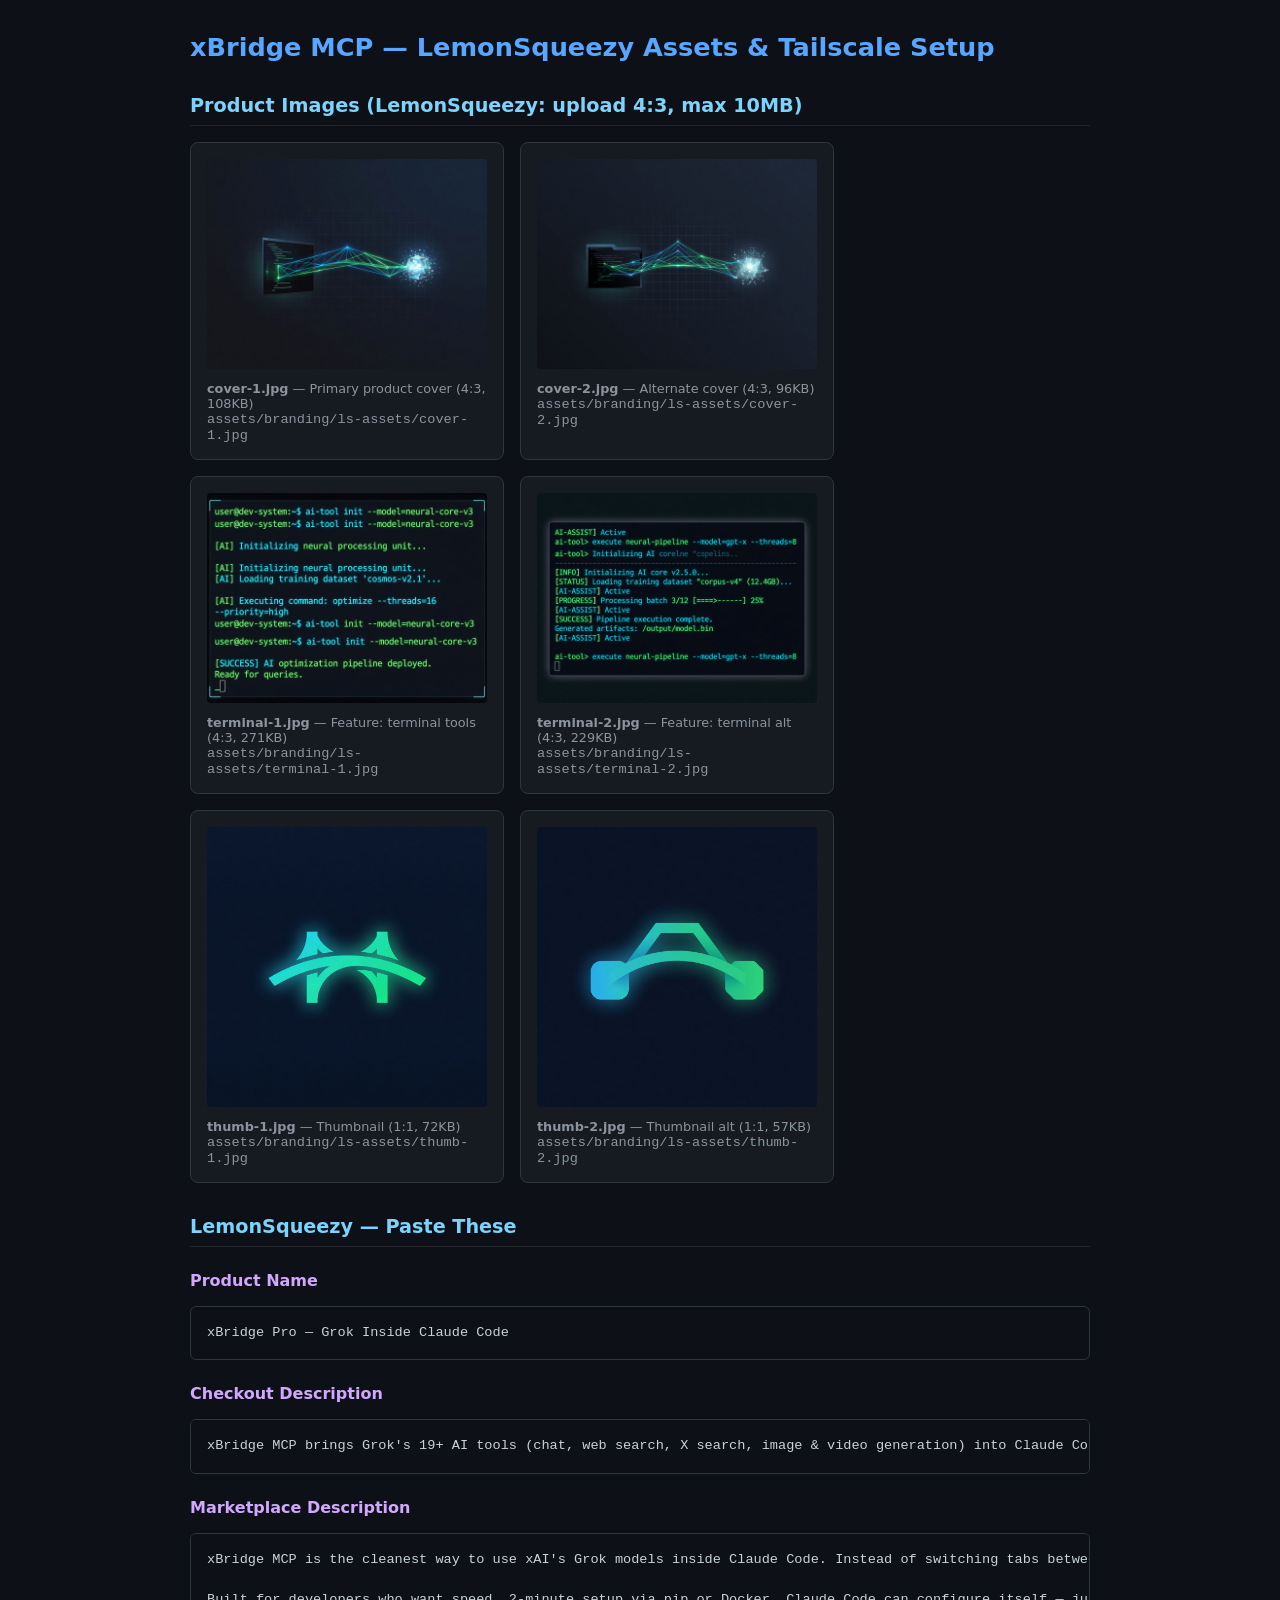
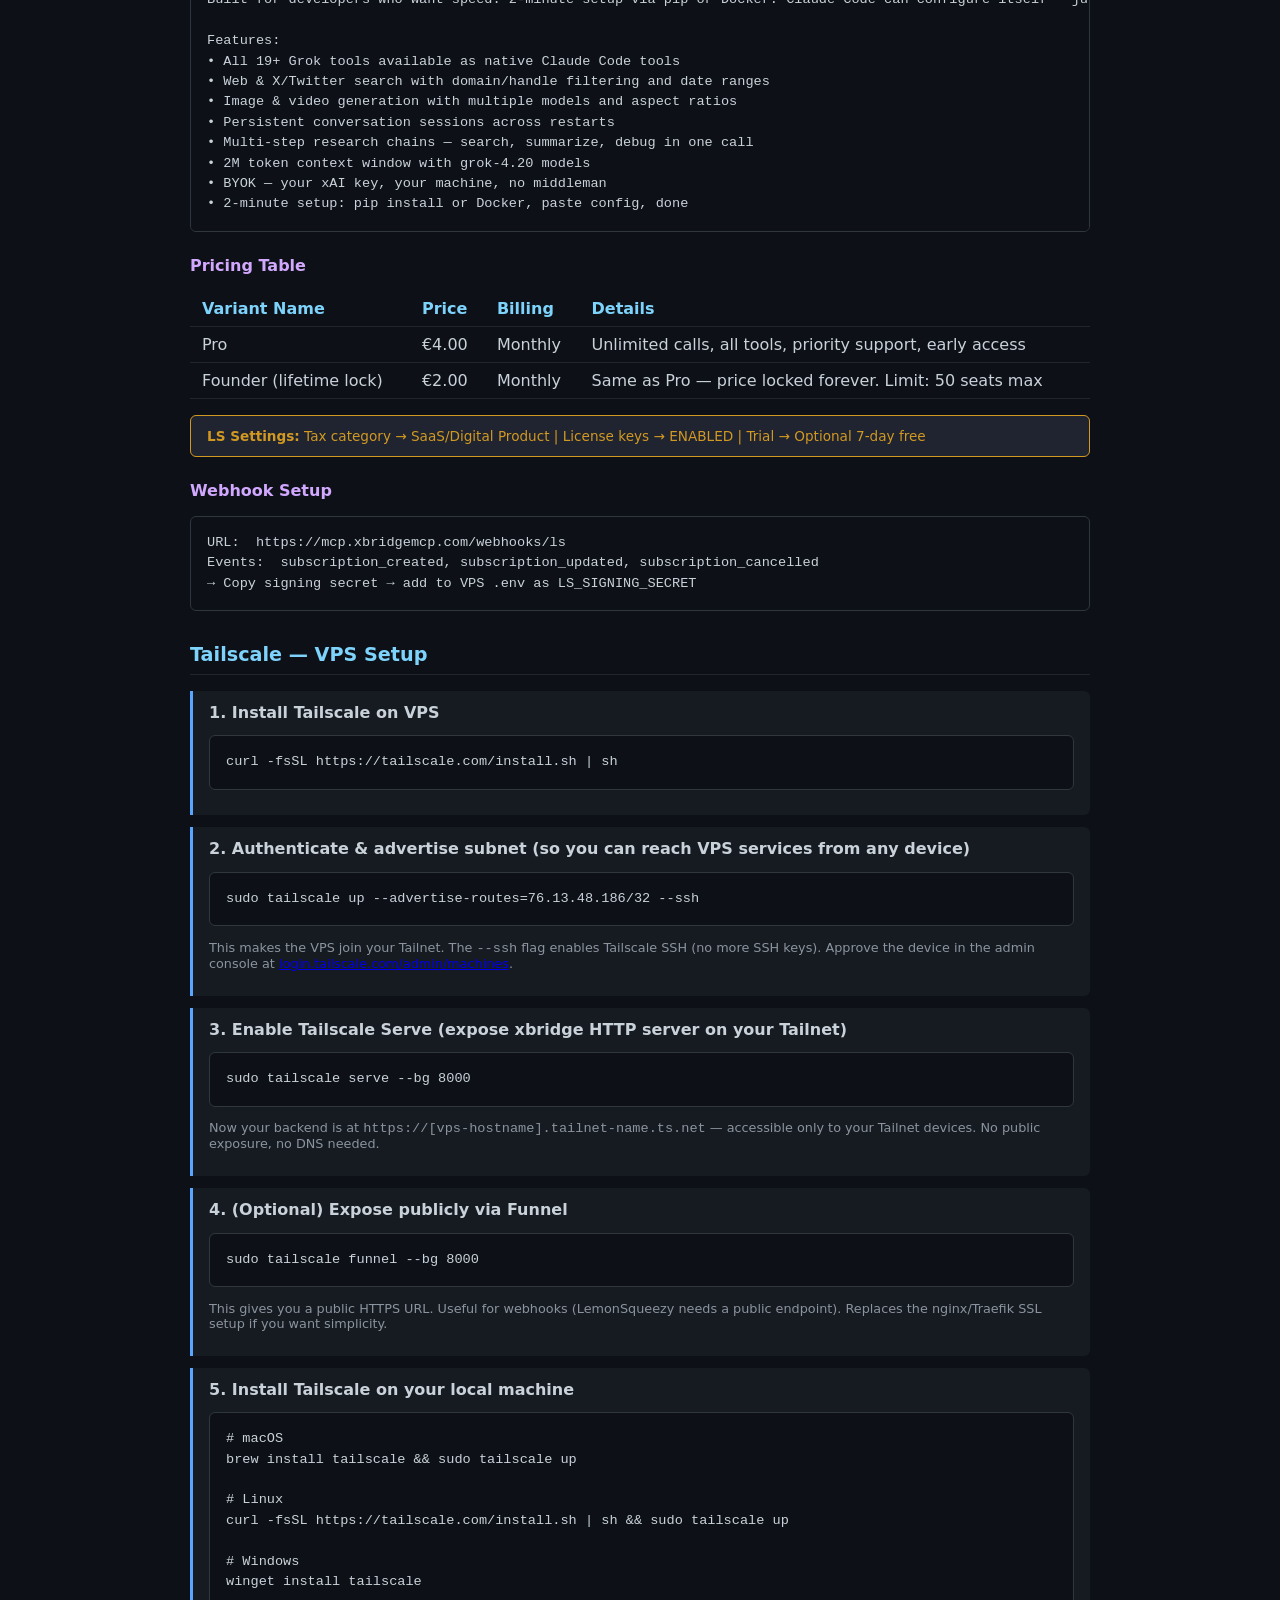
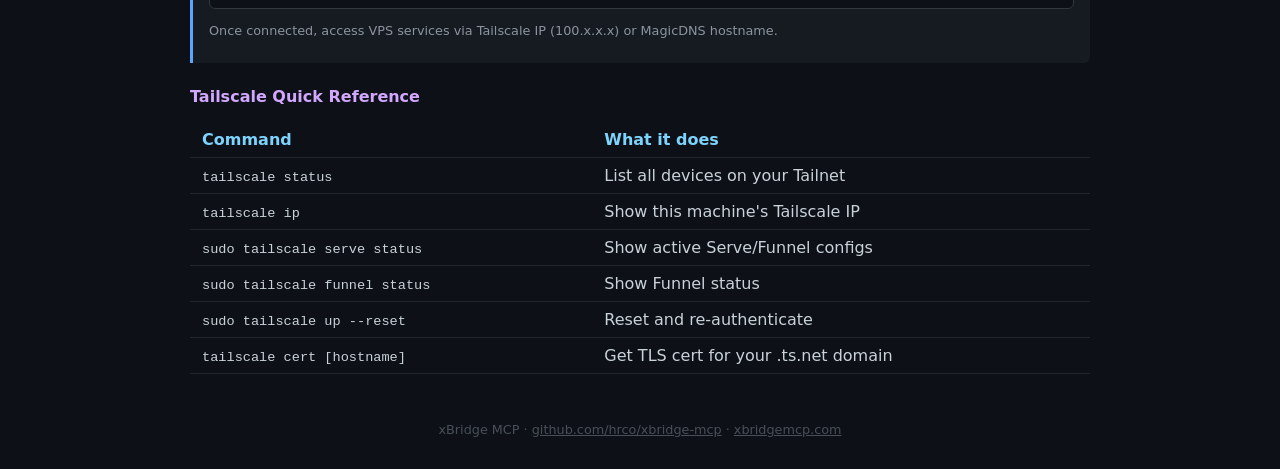
<file: assets/branding/ls-assets.html>
<!DOCTYPE html>
<html lang="en">
<head>
<meta charset="UTF-8">
<meta name="viewport" content="width=device-width, initial-scale=1.0">
<title>xBridge — LS Assets & Tailscale Setup</title>
<style>
  body { font-family: 'Segoe UI', system-ui, sans-serif; background: #0d1117; color: #c9d1d9; max-width: 900px; margin: 2rem auto; padding: 0 1rem; }
  h1 { color: #58a6ff; font-size: 1.6rem; }
  h2 { color: #7dd3fc; font-size: 1.2rem; margin-top: 2rem; border-bottom: 1px solid #21262d; padding-bottom: .5rem; }
  h3 { color: #d2a8ff; font-size: 1rem; margin-top: 1.5rem; }
  .gallery { display: flex; gap: 1rem; flex-wrap: wrap; }
  .card { background: #161b22; border: 1px solid #30363d; border-radius: 8px; padding: 1rem; width: 280px; }
  .card img { width: 100%; border-radius: 4px; }
  .card p { font-size: .8rem; color: #8b949e; margin: .5rem 0 0; }
  pre { background: #0d1117; border: 1px solid #30363d; border-radius: 6px; padding: 1rem; overflow-x: auto; font-size: .85rem; line-height: 1.5; }
  code { font-family: 'JetBrains Mono', 'Fira Code', monospace; font-size: .85rem; }
  .step { background: #161b22; border-left: 3px solid #58a6ff; padding: .75rem 1rem; margin: .75rem 0; border-radius: 0 6px 6px 0; }
  .copy-btn { background: #21262d; border: 1px solid #30363d; color: #c9d1d9; padding: .25rem .6rem; border-radius: 4px; cursor: pointer; font-size: .75rem; float: right; margin-top: -.25rem; }
  .copy-btn:hover { background: #30363d; }
  table { border-collapse: collapse; width: 100%; margin: 1rem 0; }
  th, td { text-align: left; padding: .5rem .75rem; border-bottom: 1px solid #21262d; }
  th { color: #7dd3fc; }
  .note { background: #1f2430; border: 1px solid #d29922; border-radius: 6px; padding: .75rem 1rem; color: #d29922; font-size: .85rem; margin: 1rem 0; }
</style>
</head>
<body>

<h1>xBridge MCP — LemonSqueezy Assets & Tailscale Setup</h1>

<!-- ============================================================ -->
<h2>Product Images (LemonSqueezy: upload 4:3, max 10MB)</h2>

<div class="gallery">
  <div class="card">
    <img src="./ls-assets/cover-1.jpg" alt="Cover 1">
    <p><strong>cover-1.jpg</strong> — Primary product cover (4:3, 108KB)<br><code>assets/branding/ls-assets/cover-1.jpg</code></p>
  </div>
  <div class="card">
    <img src="./ls-assets/cover-2.jpg" alt="Cover 2">
    <p><strong>cover-2.jpg</strong> — Alternate cover (4:3, 96KB)<br><code>assets/branding/ls-assets/cover-2.jpg</code></p>
  </div>
  <div class="card">
    <img src="./ls-assets/terminal-1.jpg" alt="Terminal 1">
    <p><strong>terminal-1.jpg</strong> — Feature: terminal tools (4:3, 271KB)<br><code>assets/branding/ls-assets/terminal-1.jpg</code></p>
  </div>
  <div class="card">
    <img src="./ls-assets/terminal-2.jpg" alt="Terminal 2">
    <p><strong>terminal-2.jpg</strong> — Feature: terminal alt (4:3, 229KB)<br><code>assets/branding/ls-assets/terminal-2.jpg</code></p>
  </div>
  <div class="card">
    <img src="./ls-assets/thumb-1.jpg" alt="Thumb 1">
    <p><strong>thumb-1.jpg</strong> — Thumbnail (1:1, 72KB)<br><code>assets/branding/ls-assets/thumb-1.jpg</code></p>
  </div>
  <div class="card">
    <img src="./ls-assets/thumb-2.jpg" alt="Thumb 2">
    <p><strong>thumb-2.jpg</strong> — Thumbnail alt (1:1, 57KB)<br><code>assets/branding/ls-assets/thumb-2.jpg</code></p>
  </div>
</div>

<!-- ============================================================ -->
<h2>LemonSqueezy — Paste These</h2>

<h3>Product Name</h3>
<pre><code>xBridge Pro — Grok Inside Claude Code</code></pre>

<h3>Checkout Description</h3>
<pre><code>xBridge MCP brings Grok's 19+ AI tools (chat, web search, X search, image & video generation) into Claude Code via the Model Context Protocol. You bring your own xAI API key — we provide the bridge. No markup on AI usage. Free tier available, Pro unlocks unlimited calls.</code></pre>

<h3>Marketplace Description</h3>
<pre><code>xBridge MCP is the cleanest way to use xAI's Grok models inside Claude Code. Instead of switching tabs between Claude and Grok, you get 19+ native MCP tools — chat, web search, X/Twitter search, image generation, video generation, session management, and multi-step research chains — all from your terminal.

Built for developers who want speed. 2-minute setup via pip or Docker. Claude Code can configure itself — just paste the MCP config. Zero telemetry, zero proxies, your API key stays on your machine. MIT licensed open source — inspect every line.

Features:
• All 19+ Grok tools available as native Claude Code tools
• Web & X/Twitter search with domain/handle filtering and date ranges
• Image & video generation with multiple models and aspect ratios
• Persistent conversation sessions across restarts
• Multi-step research chains — search, summarize, debug in one call
• 2M token context window with grok-4.20 models
• BYOK — your xAI key, your machine, no middleman
• 2-minute setup: pip install or Docker, paste config, done</code></pre>

<h3>Pricing Table</h3>
<table>
  <tr><th>Variant Name</th><th>Price</th><th>Billing</th><th>Details</th></tr>
  <tr><td>Pro</td><td>€4.00</td><td>Monthly</td><td>Unlimited calls, all tools, priority support, early access</td></tr>
  <tr><td>Founder (lifetime lock)</td><td>€2.00</td><td>Monthly</td><td>Same as Pro — price locked forever. Limit: 50 seats max</td></tr>
</table>

<div class="note">
  <strong>LS Settings:</strong> Tax category → SaaS/Digital Product | License keys → ENABLED | Trial → Optional 7-day free
</div>

<h3>Webhook Setup</h3>
<pre><code>URL:  https://mcp.xbridgemcp.com/webhooks/ls
Events:  subscription_created, subscription_updated, subscription_cancelled
→ Copy signing secret → add to VPS .env as LS_SIGNING_SECRET</code></pre>

<!-- ============================================================ -->
<h2>Tailscale — VPS Setup</h2>

<div class="step">
  <strong>1. Install Tailscale on VPS</strong>
  <pre><code>curl -fsSL https://tailscale.com/install.sh | sh</code></pre>
</div>

<div class="step">
  <strong>2. Authenticate & advertise subnet (so you can reach VPS services from any device)</strong>
  <pre><code>sudo tailscale up --advertise-routes=76.13.48.186/32 --ssh</code></pre>
  <p style="color:#8b949e;font-size:.8rem;">This makes the VPS join your Tailnet. The <code>--ssh</code> flag enables Tailscale SSH (no more SSH keys). Approve the device in the admin console at <a href="https://login.tailscale.com/admin/machines">login.tailscale.com/admin/machines</a>.</p>
</div>

<div class="step">
  <strong>3. Enable Tailscale Serve (expose xbridge HTTP server on your Tailnet)</strong>
  <pre><code>sudo tailscale serve --bg 8000</code></pre>
  <p style="color:#8b949e;font-size:.8rem;">Now your backend is at <code>https://[vps-hostname].tailnet-name.ts.net</code> — accessible only to your Tailnet devices. No public exposure, no DNS needed.</p>
</div>

<div class="step">
  <strong>4. (Optional) Expose publicly via Funnel</strong>
  <pre><code>sudo tailscale funnel --bg 8000</code></pre>
  <p style="color:#8b949e;font-size:.8rem;">This gives you a public HTTPS URL. Useful for webhooks (LemonSqueezy needs a public endpoint). Replaces the nginx/Traefik SSL setup if you want simplicity.</p>
</div>

<div class="step">
  <strong>5. Install Tailscale on your local machine</strong>
  <pre><code># macOS
brew install tailscale && sudo tailscale up

# Linux
curl -fsSL https://tailscale.com/install.sh | sh && sudo tailscale up

# Windows
winget install tailscale
</code></pre>
  <p style="color:#8b949e;font-size:.8rem;">Once connected, access VPS services via Tailscale IP (100.x.x.x) or MagicDNS hostname.</p>
</div>

<h3>Tailscale Quick Reference</h3>
<table>
  <tr><th>Command</th><th>What it does</th></tr>
  <tr><td><code>tailscale status</code></td><td>List all devices on your Tailnet</td></tr>
  <tr><td><code>tailscale ip</code></td><td>Show this machine's Tailscale IP</td></tr>
  <tr><td><code>sudo tailscale serve status</code></td><td>Show active Serve/Funnel configs</td></tr>
  <tr><td><code>sudo tailscale funnel status</code></td><td>Show Funnel status</td></tr>
  <tr><td><code>sudo tailscale up --reset</code></td><td>Reset and re-authenticate</td></tr>
  <tr><td><code>tailscale cert [hostname]</code></td><td>Get TLS cert for your .ts.net domain</td></tr>
</table>

<p style="text-align:center;margin-top:3rem;color:#484f58;font-size:.8rem;">xBridge MCP · <a href="https://github.com/hrco/xbridge-mcp" style="color:#484f58;">github.com/hrco/xbridge-mcp</a> · <a href="https://xbridgemcp.com" style="color:#484f58;">xbridgemcp.com</a></p>

<script>
document.querySelectorAll('.copy-btn').forEach(btn => {
  btn.addEventListener('click', () => {
    const code = btn.closest('.step')?.querySelector('code')?.textContent || '';
    navigator.clipboard.writeText(code).then(() => {
      btn.textContent = 'Copied!';
      setTimeout(() => btn.textContent = 'Copy', 1500);
    });
  });
});
</script>
</body>
</html>
</file>
<file: site/styles.css>
*, *::before, *::after { box-sizing: border-box; }

:root {
  --bg: #050508;
  --bg-elevated: #0c0d12;
  --bg-card: #10121a;
  --bg-card-hover: #141722;
  --bg-code: #090d14;
  --line: rgba(255, 255, 255, 0.06);
  --line-accent: rgba(125, 211, 252, 0.22);
  --accent: #7dd3fc;
  --accent-dim: #0ea5e9;
  --accent-glow: rgba(14, 165, 233, 0.25);
  --ok: #22c55e;
  --bad: #ef4444;
  --text: #eceef4;
  --muted: #8b93a8;
  --dim: #555b6e;
  --font-display: 'Outfit', system-ui, sans-serif;
  --font-body: 'DM Sans', system-ui, sans-serif;
  --font-mono: 'JetBrains Mono', ui-monospace, monospace;
  --radius: 16px;
  --radius-sm: 10px;
  --radius-xs: 6px;
  --sidebar-w: 240px;
  --topbar-h: 60px;
  --shadow-glow: 0 0 80px rgba(14, 165, 233, 0.1), 0 0 120px rgba(125, 211, 252, 0.05);
}

html { scroll-behavior: smooth; }

body {
  margin: 0;
  background: var(--bg);
  color: var(--text);
  font-family: var(--font-body);
  line-height: 1.65;
  -webkit-font-smoothing: antialiased;
  overflow-x: hidden;
}

a { color: var(--accent); text-decoration: none; transition: color 0.2s; }
a:hover { color: #bae6fd; }

img, video { max-width: 100%; height: auto; display: block; }

.skip-link {
  position: absolute;
  top: -100px;
  left: 1rem;
  z-index: 300;
  padding: 0.6rem 1rem;
  background: var(--accent);
  color: var(--bg);
  border-radius: var(--radius-xs);
  font-weight: 600;
  font-size: 0.875rem;
}

.skip-link:focus { top: 1rem; }

.ambient {
  position: fixed;
  inset: 0;
  pointer-events: none;
  z-index: 0;
  overflow: hidden;
}

.ambient::before {
  content: '';
  position: absolute;
  top: -15%;
  left: -10%;
  width: 55%;
  height: 55%;
  background: radial-gradient(ellipse, rgba(14, 165, 233, 0.07) 0%, transparent 70%);
}

.ambient::after {
  content: '';
  position: absolute;
  bottom: -10%;
  right: -10%;
  width: 45%;
  height: 45%;
  background: radial-gradient(ellipse, rgba(125, 211, 252, 0.04) 0%, transparent 70%);
}

.grid-overlay {
  position: fixed;
  inset: 0;
  background-image:
    linear-gradient(rgba(255, 255, 255, 0.012) 1px, transparent 1px),
    linear-gradient(90deg, rgba(255, 255, 255, 0.012) 1px, transparent 1px);
  background-size: 64px 64px;
  mask-image: radial-gradient(ellipse 80% 60% at 50% 0%, black 20%, transparent 80%);
  pointer-events: none;
  z-index: 0;
}

/* Topbar */
.topbar {
  position: sticky;
  top: 0;
  z-index: 200;
  display: flex;
  align-items: center;
  gap: 1rem;
  padding: 0.85rem 1.5rem;
  background: rgba(5, 5, 8, 0.78);
  backdrop-filter: blur(20px) saturate(1.4);
  border-bottom: 1px solid var(--line);
}

.brand {
  display: flex;
  align-items: center;
  gap: 0.6rem;
  font-family: var(--font-display);
  font-weight: 700;
  font-size: 1rem;
  letter-spacing: -0.02em;
  color: var(--text);
  text-decoration: none;
  flex-shrink: 0;
}

.brand img {
  width: 28px;
  height: 28px;
  border-radius: var(--radius-xs);
}

.brand span {
  color: var(--muted);
  font-family: var(--font-mono);
  font-weight: 500;
  font-size: 0.9rem;
}

.topbar nav {
  display: flex;
  gap: 0.15rem;
  margin-left: auto;
}

.topbar nav a {
  padding: 0.45rem 0.85rem;
  border-radius: var(--radius-xs);
  color: var(--muted);
  font-size: 0.875rem;
  text-decoration: none;
  transition: color 0.2s, background 0.2s;
}

.topbar nav a:hover {
  color: var(--text);
  background: rgba(255, 255, 255, 0.04);
}

.topbar .btn { margin-left: 0.25rem; font-size: 0.85rem; }

.nav-toggle {
  display: none;
  background: none;
  border: 1px solid var(--line);
  border-radius: var(--radius-xs);
  padding: 0.45rem;
  cursor: pointer;
  color: var(--text);
  margin-left: auto;
}

.nav-toggle svg { display: block; }

.mobile-menu {
  display: none;
  position: fixed;
  inset: 0;
  z-index: 150;
  background: rgba(5, 5, 8, 0.94);
  backdrop-filter: blur(16px);
  flex-direction: column;
  align-items: center;
  justify-content: center;
  gap: 0.35rem;
}

.mobile-menu.open { display: flex; }

.mobile-menu a {
  color: var(--text);
  text-decoration: none;
  font-family: var(--font-display);
  font-size: 1.35rem;
  font-weight: 600;
  padding: 0.65rem 1.25rem;
  transition: color 0.2s;
}

.mobile-menu a:hover { color: var(--accent); }

.mobile-menu .nav-cta-mobile {
  margin-top: 0.75rem;
  background: var(--accent-dim);
  color: #fff;
  font-size: 0.95rem;
  padding: 0.75rem 1.75rem;
  border-radius: var(--radius-sm);
}

/* Docs layout */
.docs-layout {
  position: relative;
  z-index: 1;
  display: flex;
  max-width: 1180px;
  margin: 0 auto;
  padding: 1.5rem;
  gap: 1.75rem;
}

.sidebar {
  width: var(--sidebar-w);
  flex-shrink: 0;
  position: sticky;
  top: calc(var(--topbar-h) + 1rem);
  height: calc(100vh - var(--topbar-h) - 2rem);
  overflow-y: auto;
  padding: 0.5rem 0;
  scrollbar-width: thin;
  scrollbar-color: var(--line-accent) transparent;
}

.sidebar::-webkit-scrollbar { width: 4px; }
.sidebar::-webkit-scrollbar-thumb { background: var(--line-accent); border-radius: 2px; }

.sidebar .nav-title {
  font-family: var(--font-mono);
  font-size: 0.68rem;
  text-transform: uppercase;
  letter-spacing: 0.12em;
  color: var(--dim);
  padding: 0 0.75rem 0.6rem;
  border-bottom: 1px solid var(--line);
  margin-bottom: 0.5rem;
}

.nav-list { list-style: none; padding: 0; margin: 0; }

.nav-list li { margin: 2px 0; }

.nav-list a {
  display: block;
  padding: 0.45rem 0.75rem;
  color: var(--muted);
  text-decoration: none;
  border-radius: var(--radius-xs);
  font-size: 0.84rem;
  line-height: 1.4;
  transition: color 0.15s, background 0.15s;
  border-left: 2px solid transparent;
}

.nav-list a:hover {
  color: var(--text);
  background: rgba(125, 211, 252, 0.05);
}

.nav-list a.active {
  color: var(--accent);
  background: rgba(125, 211, 252, 0.08);
  border-left-color: var(--accent);
  font-weight: 500;
}

.sidebar .telemetry {
  list-style: none;
  padding: 0;
  margin: 1rem 0 0;
  border-top: 1px solid var(--line);
  padding-top: 0.75rem;
}

.sidebar .telemetry li {
  display: flex;
  justify-content: space-between;
  color: var(--dim);
  font-family: var(--font-mono);
  font-size: 0.72rem;
  padding: 0.25rem 0.75rem;
}

.sidebar .telemetry b { color: var(--text); font-size: 0.72rem; }

.docs-main {
  flex: 1;
  min-width: 0;
  display: grid;
  gap: 1.25rem;
}

/* Sections */
.pane {
  background: var(--bg-card);
  border: 1px solid var(--line);
  border-radius: var(--radius);
  padding: 1.5rem 1.75rem;
  transition: border-color 0.25s;
}

.pane:hover { border-color: var(--line-accent); }

.pane h2 {
  font-family: var(--font-display);
  font-size: clamp(1.35rem, 3vw, 1.65rem);
  font-weight: 700;
  letter-spacing: -0.03em;
  margin: 0 0 0.75rem;
  color: var(--text);
}

.pane > p {
  color: var(--muted);
  margin: 0 0 1rem;
  max-width: 65ch;
}

.section-label {
  font-family: var(--font-mono);
  font-size: 0.68rem;
  letter-spacing: 0.1em;
  text-transform: uppercase;
  color: var(--accent);
  margin-bottom: 0.4rem;
}

/* Hero */
.hero {
  display: grid;
  grid-template-columns: 1.15fr 0.85fr;
  gap: 1.5rem;
  align-items: stretch;
}

.hero-content { display: flex; flex-direction: column; justify-content: center; }

.hero-badges {
  display: flex;
  flex-wrap: wrap;
  gap: 0.45rem;
  margin-bottom: 1.25rem;
}

.badge {
  display: inline-flex;
  align-items: center;
  gap: 0.35rem;
  font-family: var(--font-mono);
  font-size: 0.65rem;
  font-weight: 500;
  letter-spacing: 0.06em;
  text-transform: uppercase;
  padding: 0.28rem 0.7rem;
  border-radius: 100px;
  border: 1px solid var(--line);
  background: var(--bg-elevated);
  color: var(--muted);
}

.badge-live {
  border-color: rgba(34, 197, 94, 0.25);
  color: var(--ok);
  background: rgba(34, 197, 94, 0.06);
}

.badge-live::before {
  content: '';
  width: 5px;
  height: 5px;
  border-radius: 50%;
  background: var(--ok);
  animation: pulse-dot 2s ease-in-out infinite;
}

@keyframes pulse-dot {
  0%, 100% { opacity: 1; box-shadow: 0 0 0 0 rgba(34, 197, 94, 0.4); }
  50% { opacity: 0.7; box-shadow: 0 0 0 4px rgba(34, 197, 94, 0); }
}

.kicker {
  font-family: var(--font-mono);
  font-size: 0.72rem;
  letter-spacing: 0.08em;
  text-transform: uppercase;
  color: var(--accent);
  margin-bottom: 0.75rem;
}

.hero h1 {
  font-family: var(--font-display);
  font-size: clamp(1.85rem, 4.5vw, 2.75rem);
  font-weight: 800;
  line-height: 1.08;
  letter-spacing: -0.035em;
  margin: 0 0 1rem;
}

.hero h1 .gradient {
  background: linear-gradient(135deg, var(--accent) 0%, #bae6fd 50%, var(--accent-dim) 100%);
  -webkit-background-clip: text;
  -webkit-text-fill-color: transparent;
  background-clip: text;
}

.lead {
  color: var(--muted);
  font-size: 1.05rem;
  line-height: 1.6;
  max-width: 52ch;
  margin: 0 0 1.5rem;
}

.row {
  display: flex;
  gap: 0.65rem;
  flex-wrap: wrap;
  align-items: center;
}

/* Terminal */
.terminal {
  background: var(--bg-code);
  border: 1px solid var(--line-accent);
  border-radius: var(--radius);
  padding: 0;
  overflow: hidden;
  box-shadow: var(--shadow-glow);
  display: flex;
  flex-direction: column;
  min-height: 240px;
}

.terminal-header {
  display: flex;
  align-items: center;
  gap: 0.4rem;
  padding: 0.65rem 1rem;
  background: rgba(255, 255, 255, 0.02);
  border-bottom: 1px solid var(--line);
}

.terminal-dot {
  width: 10px;
  height: 10px;
  border-radius: 50%;
}

.terminal-dot:nth-child(1) { background: #ef4444; }
.terminal-dot:nth-child(2) { background: #f5a623; }
.terminal-dot:nth-child(3) { background: #22c55e; }

.terminal-title {
  margin-left: 0.5rem;
  font-family: var(--font-mono);
  font-size: 0.7rem;
  color: var(--dim);
}

#terminalStream {
  flex: 1;
  max-height: 220px;
  overflow-y: auto;
  padding: 1rem;
  scrollbar-width: thin;
  scrollbar-color: var(--accent) transparent;
}

#terminalStream::-webkit-scrollbar { width: 5px; }
#terminalStream::-webkit-scrollbar-thumb { background: var(--accent); border-radius: 3px; }

#terminalStream pre {
  margin: 0;
  font-family: var(--font-mono);
  font-size: 0.78rem;
  line-height: 1.55;
  white-space: pre-wrap;
  color: #b7f6c9;
}

#terminalStream pre::after {
  content: '_';
  animation: termBlink 1s step-end infinite;
}

@keyframes termBlink { 50% { opacity: 0; } }

/* Architecture */
.arch-flow {
  display: flex;
  align-items: center;
  justify-content: center;
  flex-wrap: wrap;
  gap: 0.5rem 0.75rem;
  margin: 1.25rem 0;
  padding: 1.25rem;
  background: var(--bg-elevated);
  border: 1px solid var(--line);
  border-radius: var(--radius-sm);
}

.arch-node {
  font-family: var(--font-mono);
  font-size: 0.82rem;
  font-weight: 500;
  padding: 0.5rem 1rem;
  background: var(--bg-card);
  border: 1px solid var(--line-accent);
  border-radius: var(--radius-xs);
  color: var(--text);
}

.arch-arrow {
  color: var(--accent);
  font-size: 1.1rem;
}

.arch-line {
  font-family: var(--font-mono);
  font-size: 1rem;
}

.feature-grid {
  display: grid;
  grid-template-columns: repeat(3, 1fr);
  gap: 0.75rem;
  margin-top: 1rem;
}

.feature-card {
  background: var(--bg-elevated);
  border: 1px solid var(--line);
  border-radius: var(--radius-sm);
  padding: 1rem;
  transition: border-color 0.2s, transform 0.2s;
}

.feature-card:hover {
  border-color: var(--line-accent);
  transform: translateY(-1px);
}

.feature-card h3 {
  font-family: var(--font-display);
  font-size: 0.9rem;
  font-weight: 600;
  margin: 0 0 0.35rem;
  color: var(--accent);
}

.feature-card p {
  margin: 0;
  font-size: 0.8rem;
  color: var(--muted);
  line-height: 1.5;
}

/* Tabs & code */
.tabs {
  display: flex;
  gap: 0.35rem;
  margin: 0.75rem 0;
  flex-wrap: wrap;
}

.tabs button {
  border: 1px solid var(--line);
  background: var(--bg-elevated);
  color: var(--muted);
  padding: 0.45rem 0.85rem;
  cursor: pointer;
  border-radius: var(--radius-xs);
  font-family: var(--font-mono);
  font-size: 0.78rem;
  transition: color 0.15s, border-color 0.15s, background 0.15s;
}

.tabs button:hover { color: var(--text); }

.tabs button.active {
  color: var(--text);
  border-color: var(--accent);
  background: rgba(125, 211, 252, 0.08);
}

.codewrap { position: relative; }

.codewrap .code {
  display: none;
  border: 1px solid var(--line);
  padding: 1rem 1.1rem;
  background: var(--bg-code);
  overflow: auto;
  border-radius: var(--radius-sm);
  margin: 0;
}

.codewrap .code.active { display: block; }

.code code,
#testLog code {
  font-family: var(--font-mono);
  font-size: 0.8rem;
  white-space: pre-wrap;
  color: #b7f6c9;
}

.code-header {
  display: flex;
  justify-content: flex-end;
  margin-top: 0.5rem;
}

/* Buttons */
.btn {
  display: inline-flex;
  align-items: center;
  justify-content: center;
  gap: 0.4rem;
  border: 1px solid var(--line);
  background: var(--bg-elevated);
  color: var(--text);
  padding: 0.65rem 1.15rem;
  cursor: pointer;
  border-radius: var(--radius-sm);
  font-family: var(--font-display);
  font-weight: 600;
  font-size: 0.88rem;
  text-decoration: none;
  transition: all 0.2s;
}

.btn:hover {
  border-color: rgba(255, 255, 255, 0.12);
  background: var(--bg-card-hover);
  transform: translateY(-1px);
}

.btn.primary {
  border-color: var(--accent-dim);
  background: var(--accent-dim);
  color: #fff;
}

.btn.primary:hover {
  background: #0284c7;
  border-color: #0284c7;
  box-shadow: 0 8px 24px var(--accent-glow);
}

.btn.ghost {
  background: transparent;
}

.btn.ghost:hover { background: rgba(255, 255, 255, 0.03); }

/* Video */
.video-grid {
  display: grid;
  grid-template-columns: 1fr 1fr;
  gap: 1rem;
  margin-top: 0.5rem;
}

.video-card {
  background: var(--bg-elevated);
  border: 1px solid var(--line);
  border-radius: var(--radius-sm);
  padding: 1rem;
  display: flex;
  flex-direction: column;
  gap: 0.65rem;
}

.video-card h3 {
  margin: 0;
  font-family: var(--font-display);
  font-size: 0.92rem;
  font-weight: 600;
  color: var(--accent);
}

.video-card video {
  width: 100%;
  border-radius: var(--radius-xs);
  border: 1px solid var(--line);
  background: #000;
}

.demo-video {
  width: 100%;
  border: 1px solid var(--line);
  background: #000;
  border-radius: var(--radius-sm);
}

/* Pricing */
.pricing-grid {
  display: grid;
  grid-template-columns: 1fr 1fr;
  gap: 1rem;
  margin-top: 1rem;
}

.pricing-card {
  background: var(--bg-elevated);
  border: 1px solid var(--line);
  border-radius: var(--radius);
  padding: 1.5rem;
  display: flex;
  flex-direction: column;
  gap: 0.5rem;
  position: relative;
}

.pricing-card.featured {
  border-color: var(--line-accent);
  box-shadow: var(--shadow-glow);
}

.pricing-card .badge-promo {
  position: absolute;
  top: -10px;
  right: 12px;
  background: var(--accent);
  color: var(--bg);
  font-family: var(--font-mono);
  font-size: 0.68rem;
  font-weight: 600;
  padding: 0.2rem 0.65rem;
  text-transform: uppercase;
  border-radius: var(--radius-xs);
  letter-spacing: 0.04em;
}

.pricing-card h3 {
  font-family: var(--font-display);
  font-size: 1.1rem;
  font-weight: 700;
  margin: 0;
}

.pricing .price {
  font-family: var(--font-display);
  font-size: 2.25rem;
  font-weight: 800;
  letter-spacing: -0.03em;
}

.pricing .price small {
  font-size: 0.95rem;
  color: var(--muted);
  font-weight: 500;
}

.pricing-card ul {
  list-style: none;
  padding: 0;
  margin: 0.5rem 0;
  display: grid;
  gap: 0.35rem;
  color: var(--muted);
  font-size: 0.9rem;
}

.pricing-card ul li::before {
  content: '✓ ';
  color: var(--ok);
  font-weight: 600;
}

.original-price {
  color: var(--dim);
  text-decoration: line-through;
  font-size: 1.3rem;
  margin-right: 0.25rem;
}

.founder-note {
  color: var(--accent);
  font-family: var(--font-mono);
  font-size: 0.8rem;
  margin: 0;
}

.renew-note {
  color: var(--dim);
  font-size: 0.78rem;
  margin-top: 0.35rem;
}

.pricing-card input[type="email"],
.pricing-card input[type="text"],
.pricing-card input[type="password"],
.field-input {
  width: 100%;
  padding: 0.6rem 0.75rem;
  border: 1px solid var(--line);
  background: var(--bg-code);
  color: var(--text);
  margin-bottom: 0.5rem;
  border-radius: var(--radius-xs);
  font-family: var(--font-body);
  font-size: 0.9rem;
  transition: border-color 0.2s;
}

.pricing-card input:focus,
.field-input:focus {
  outline: none;
  border-color: var(--accent);
}

.form-msg {
  font-size: 0.85rem;
  color: var(--accent);
  margin-top: 0.25rem;
}

.form-msg.error { color: var(--bad); }

.resend-hint {
  font-size: 0.78rem;
  margin-top: 0.35rem;
  color: var(--dim);
}

/* FAQ */
.faq details {
  border-top: 1px solid var(--line);
  padding: 0.85rem 0;
}

.faq details:last-child { border-bottom: 1px solid var(--line); }

.faq details summary {
  cursor: pointer;
  font-weight: 500;
  color: var(--text);
  list-style: none;
  display: flex;
  align-items: center;
  justify-content: space-between;
}

.faq details summary::-webkit-details-marker { display: none; }

.faq details summary::after {
  content: '+';
  color: var(--accent);
  font-size: 1.1rem;
  font-weight: 400;
}

.faq details[open] summary::after { content: '−'; }

.faq details p {
  margin: 0.65rem 0 0;
  color: var(--muted);
  font-size: 0.92rem;
  max-width: 60ch;
}

/* Loyalty */
.loyalty-table {
  width: 100%;
  border-collapse: collapse;
  margin: 1rem 0;
}

.loyalty-table th {
  text-align: left;
  font-family: var(--font-mono);
  font-size: 0.72rem;
  text-transform: uppercase;
  letter-spacing: 0.06em;
  color: var(--accent);
  border-bottom: 1px solid var(--line);
  padding: 0.65rem 0.75rem;
}

.loyalty-table td {
  padding: 0.65rem 0.75rem;
  border-bottom: 1px solid var(--line);
  color: var(--muted);
  font-size: 0.9rem;
}

.loyalty-form {
  display: flex;
  gap: 0.5rem;
  flex-wrap: wrap;
  margin-top: 0.75rem;
}

.loyalty-form .field-input {
  flex: 1;
  min-width: 200px;
  margin-bottom: 0;
}

.disclaimer {
  font-size: 0.75rem;
  color: var(--dim);
  font-style: italic;
  margin-top: 1rem;
  max-width: 55ch;
}

/* Tables */
table { width: 100%; border-collapse: collapse; }

th, td {
  border: 1px solid var(--line);
  padding: 0.6rem 0.75rem;
  text-align: left;
}

th {
  font-family: var(--font-mono);
  font-size: 0.72rem;
  text-transform: uppercase;
  letter-spacing: 0.05em;
  color: var(--accent);
  background: var(--bg-elevated);
}

td { color: var(--muted); font-size: 0.88rem; }
td.ok { color: var(--ok); font-weight: 600; }
td.bad { color: var(--bad); font-weight: 600; }

/* Footer */
.site-footer {
  position: relative;
  z-index: 1;
  padding: 2rem 1.5rem;
  color: var(--dim);
  border-top: 1px solid var(--line);
  font-size: 0.82rem;
  text-align: center;
  max-width: 65ch;
  margin: 0 auto;
  line-height: 1.6;
}

.site-footer a { color: var(--muted); }
.site-footer a:hover { color: var(--accent); }

.footer-links {
  display: flex;
  justify-content: center;
  gap: 1.25rem;
  margin-top: 0.75rem;
  flex-wrap: wrap;
}

/* Guide page */
.guide-content { max-width: 720px; }

.guide-content h1 {
  font-family: var(--font-display);
  font-size: clamp(1.75rem, 4vw, 2.25rem);
  font-weight: 800;
  letter-spacing: -0.03em;
  margin-bottom: 0.5rem;
}

.guide-content .subtitle { color: var(--muted); margin-bottom: 2rem; }

.guide-content h2 {
  font-family: var(--font-display);
  color: var(--accent);
  margin-top: 2.5rem;
  margin-bottom: 0.85rem;
  font-size: 1.2rem;
  scroll-margin-top: calc(var(--topbar-h) + 1rem);
}

.guide-content h2:first-of-type { margin-top: 1rem; }

.guide-content p,
.guide-content li { color: var(--muted); line-height: 1.7; }

.guide-content strong { color: var(--text); }

.guide-content code {
  background: var(--bg-code);
  padding: 0.15rem 0.4rem;
  border-radius: var(--radius-xs);
  font-size: 0.85rem;
  font-family: var(--font-mono);
}

.highlight {
  border-left: 3px solid var(--accent);
  padding: 0.85rem 1rem;
  background: var(--bg-elevated);
  margin: 1rem 0;
  border-radius: 0 var(--radius-sm) var(--radius-sm) 0;
}

.highlight p { margin: 0; color: var(--muted); }

.step {
  display: flex;
  gap: 0.75rem;
  margin: 0.75rem 0;
}

.step-num {
  background: var(--accent-dim);
  color: #fff;
  font-weight: 700;
  width: 28px;
  height: 28px;
  border-radius: 50%;
  display: flex;
  align-items: center;
  justify-content: center;
  flex-shrink: 0;
  font-size: 0.82rem;
  font-family: var(--font-mono);
}

.step-text { flex: 1; }

.tool-grid {
  display: grid;
  grid-template-columns: 1fr 1fr;
  gap: 0.5rem;
  margin: 0.75rem 0;
}

.tool-item {
  background: var(--bg-elevated);
  border: 1px solid var(--line);
  padding: 0.55rem 0.75rem;
  font-size: 0.84rem;
  border-radius: var(--radius-xs);
}

.tool-item strong { color: var(--accent); }

.guide-content details {
  border-top: 1px solid var(--line);
  padding: 0.75rem 0;
}

.guide-content details summary {
  cursor: pointer;
  color: var(--text);
  font-weight: 500;
}

.guide-content details p { margin-top: 0.5rem; }

.guide-content ul { padding-left: 1.25rem; }
.guide-content ul li { margin: 0.35rem 0; }

.guide-content table { margin: 0.75rem 0; }

.guide-footer {
  border-top: 1px solid var(--line);
  margin-top: 3rem;
  padding-top: 1.25rem;
  color: var(--dim);
  font-size: 0.82rem;
}

/* Console controls */
.console-controls {
  display: flex;
  gap: 1rem;
  flex-wrap: wrap;
  margin: 1rem 0;
}

.console-controls label {
  display: flex;
  flex-direction: column;
  gap: 0.35rem;
  font-size: 0.82rem;
  color: var(--muted);
}

.console-actions {
  display: flex;
  gap: 0.5rem;
  flex-wrap: wrap;
  margin: 1rem 0;
}

#testLog {
  margin-top: 1rem;
  max-height: 200px;
  overflow-y: auto;
}

/* Mobile sidebar */
.mobile-nav-toggle {
  display: none;
  position: fixed;
  bottom: 1.25rem;
  right: 1.25rem;
  z-index: 101;
  width: 48px;
  height: 48px;
  border-radius: 50%;
  background: var(--accent-dim);
  border: none;
  cursor: pointer;
  box-shadow: 0 4px 16px var(--accent-glow);
  align-items: center;
  justify-content: center;
  flex-direction: column;
  gap: 4px;
}

.mobile-nav-toggle span {
  width: 18px;
  height: 2px;
  background: #fff;
  border-radius: 1px;
  transition: transform 0.2s, opacity 0.2s;
}

.mobile-nav-toggle[aria-expanded="true"] span:nth-child(1) {
  transform: rotate(45deg) translate(4px, 4px);
}

.mobile-nav-toggle[aria-expanded="true"] span:nth-child(2) { opacity: 0; }

.mobile-nav-toggle[aria-expanded="true"] span:nth-child(3) {
  transform: rotate(-45deg) translate(4px, -4px);
}

.backdrop {
  display: none;
  position: fixed;
  inset: 0;
  background: rgba(0, 0, 0, 0.65);
  z-index: 99;
}

/* Scroll reveal */
.reveal {
  opacity: 0;
  transform: translateY(16px);
  transition: opacity 0.45s ease, transform 0.45s ease;
}

.reveal.visible {
  opacity: 1;
  transform: translateY(0);
}

/* Scrollbar */
::-webkit-scrollbar { width: 5px; }
::-webkit-scrollbar-track { background: var(--bg); }
::-webkit-scrollbar-thumb { background: var(--line-accent); border-radius: 3px; }

.visually-hidden {
  position: absolute;
  width: 1px;
  height: 1px;
  padding: 0;
  margin: -1px;
  overflow: hidden;
  clip: rect(0, 0, 0, 0);
  white-space: nowrap;
  border: 0;
}

:focus-visible {
  outline: 2px solid var(--accent);
  outline-offset: 2px;
}

/* Responsive */
@media (max-width: 900px) {
  .hero { grid-template-columns: 1fr; }
  .feature-grid { grid-template-columns: 1fr; }
  .pricing-grid { grid-template-columns: 1fr; }
  .video-grid { grid-template-columns: 1fr; }
  #terminalStream { max-height: 160px; }
}

@media (max-width: 860px) {
  .docs-layout {
    padding: 1rem;
    flex-direction: column;
  }

  .sidebar {
    position: fixed;
    top: 0;
    left: 0;
    width: 280px;
    height: 100vh;
    z-index: 100;
    background: var(--bg);
    border-right: 1px solid var(--line);
    padding: 4.5rem 0.75rem 1.5rem;
    transform: translateX(-100%);
    transition: transform 0.25s ease;
  }

  .sidebar.open { transform: translateX(0); }

  .mobile-nav-toggle { display: flex; }

  .topbar nav { display: none; }
  .topbar .btn.primary { display: none; }
  .nav-toggle { display: block; }
}

@media (max-width: 600px) {
  .tool-grid { grid-template-columns: 1fr; }
  .loyalty-form { flex-direction: column; }
  .arch-flow { flex-direction: column; }
}

@media (prefers-reduced-motion: reduce) {
  *, *::before, *::after {
    animation-duration: 0.01ms !important;
    animation-iteration-count: 1 !important;
    transition-duration: 0.01ms !important;
  }

  .reveal { opacity: 1; transform: none; }
  html { scroll-behavior: auto; }
}
</file>
